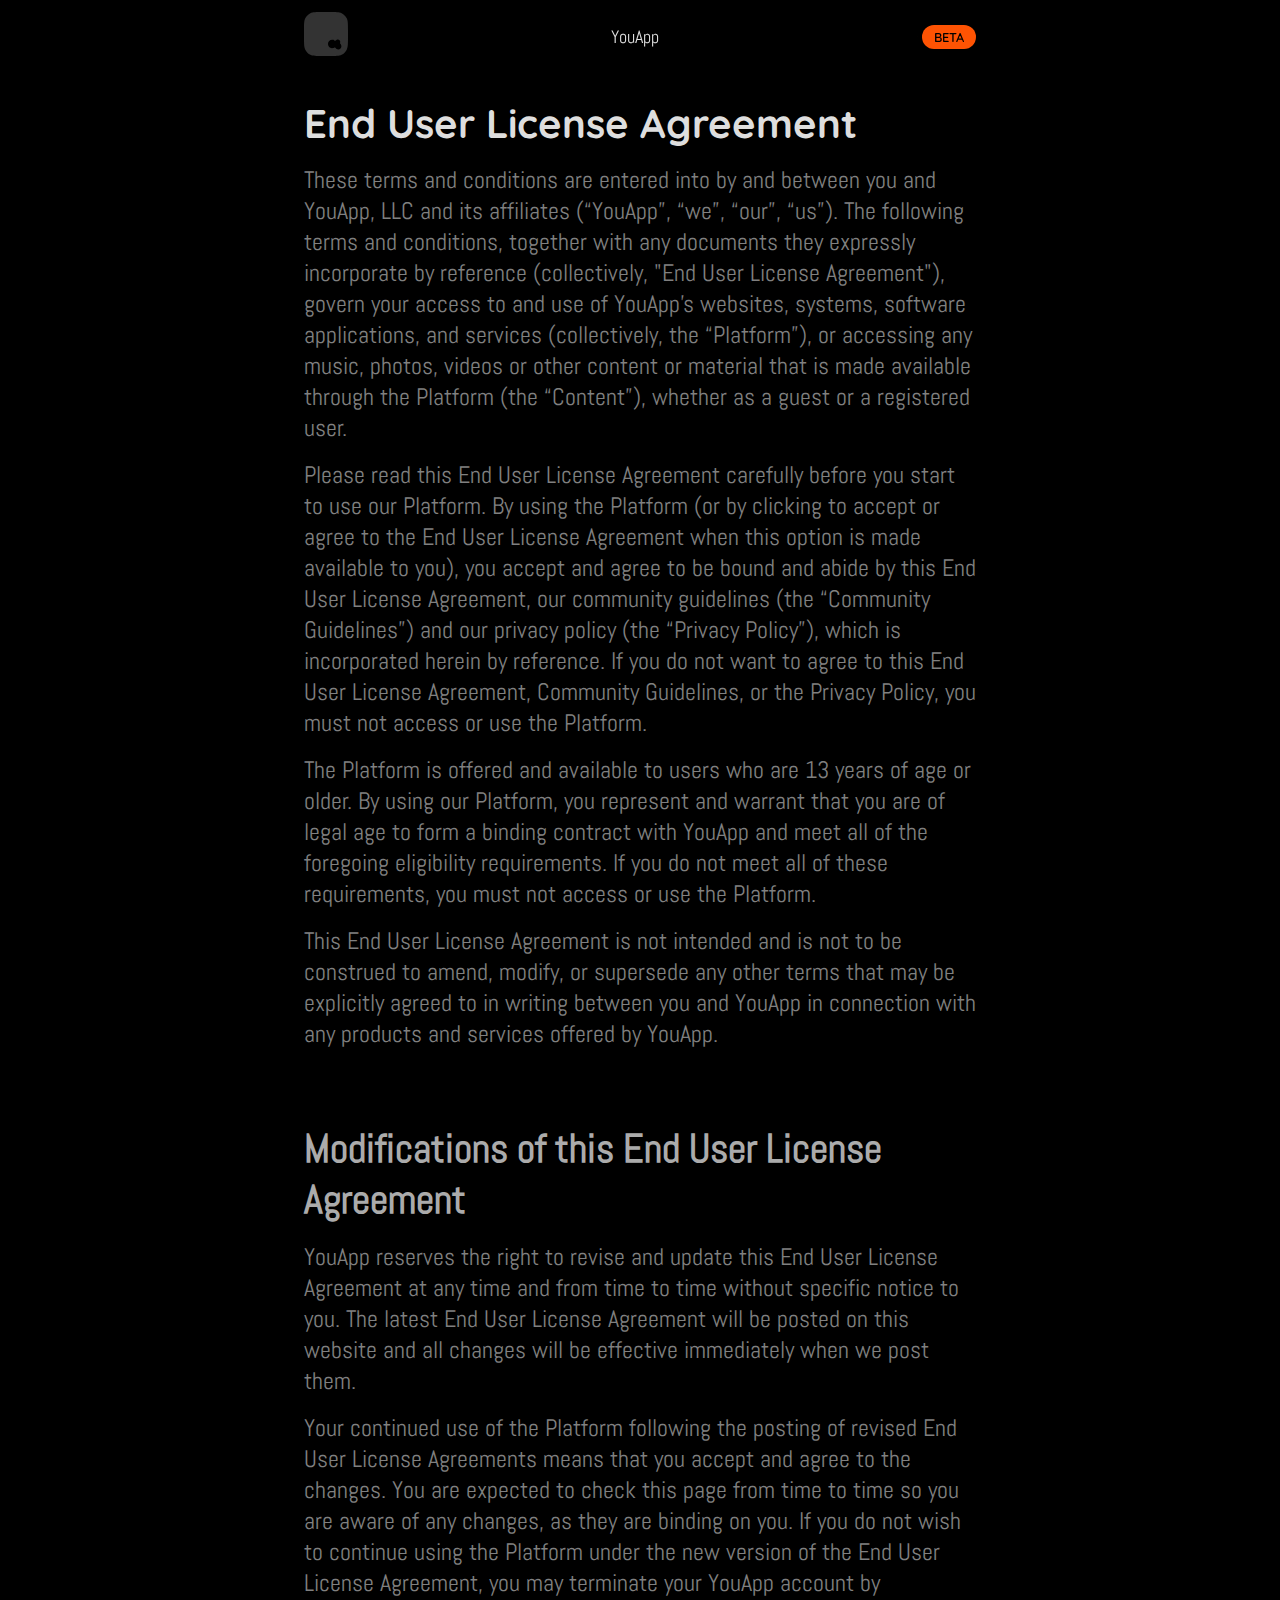
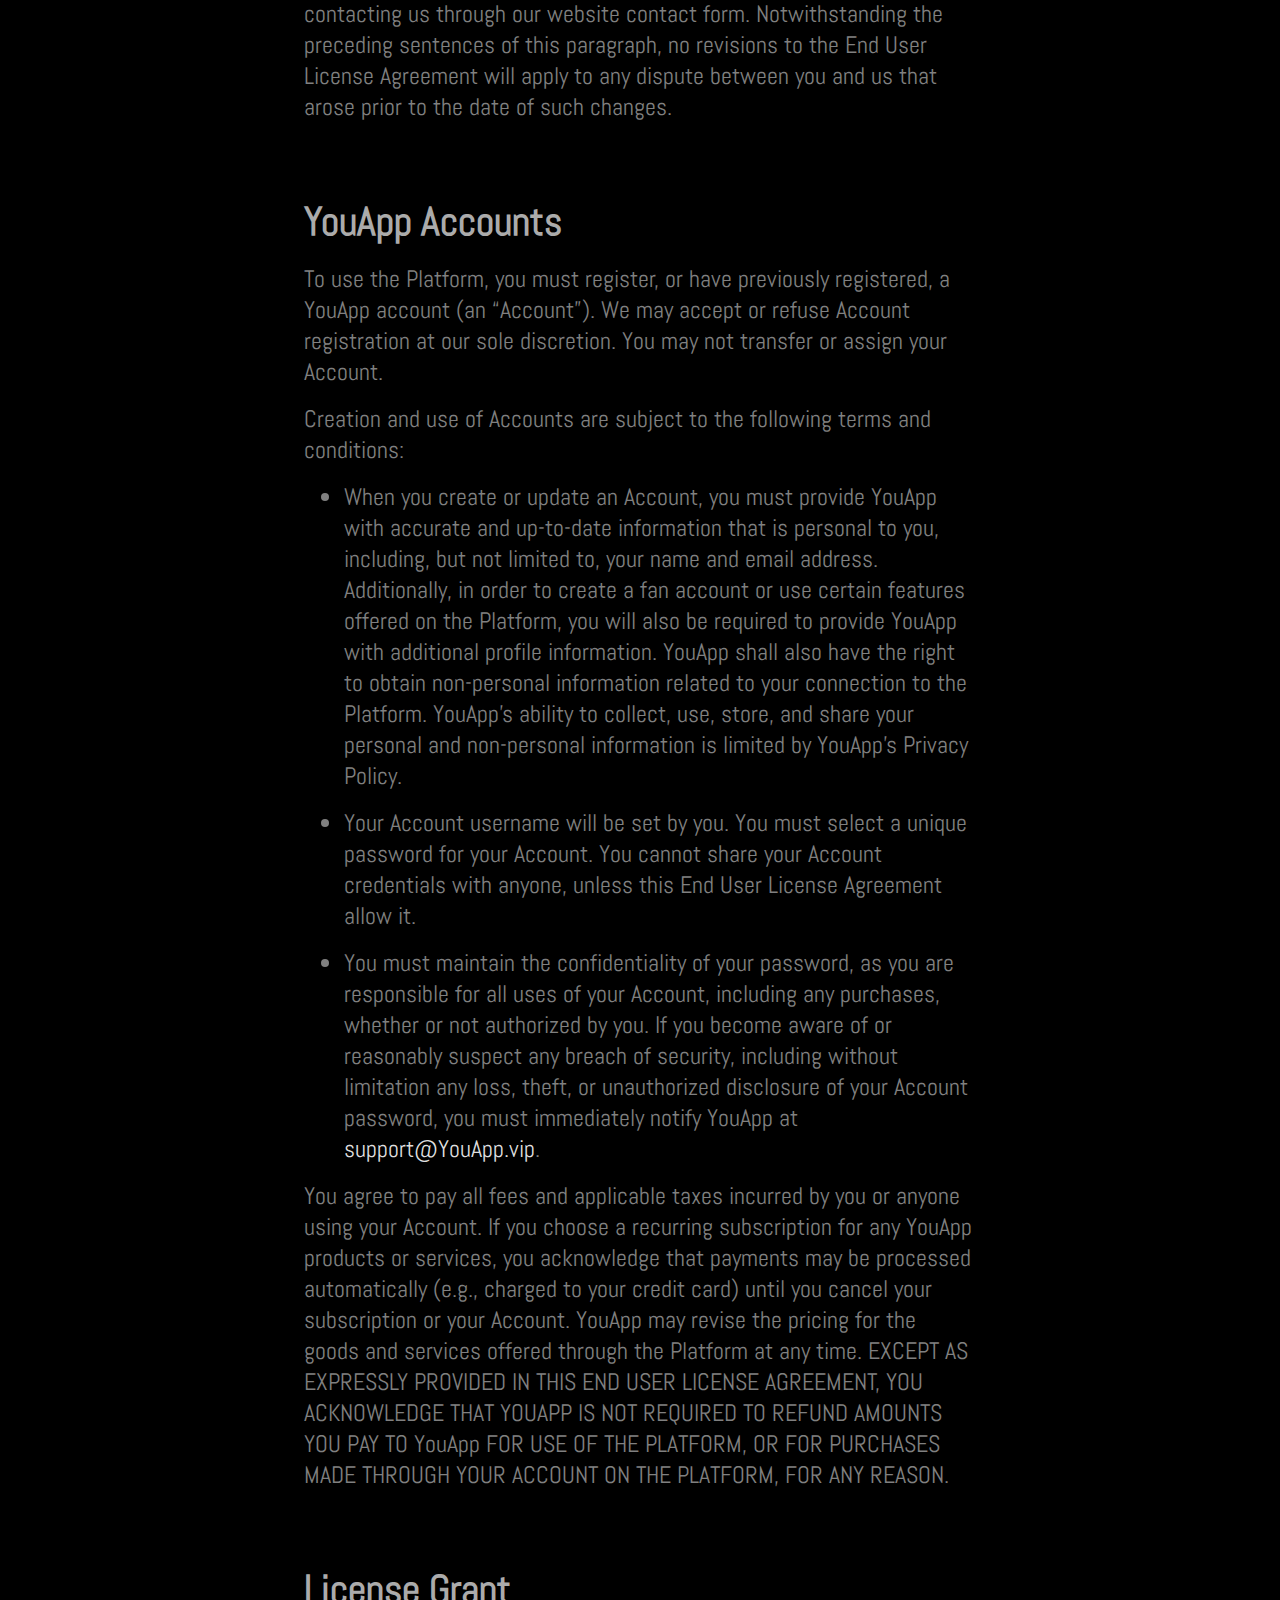
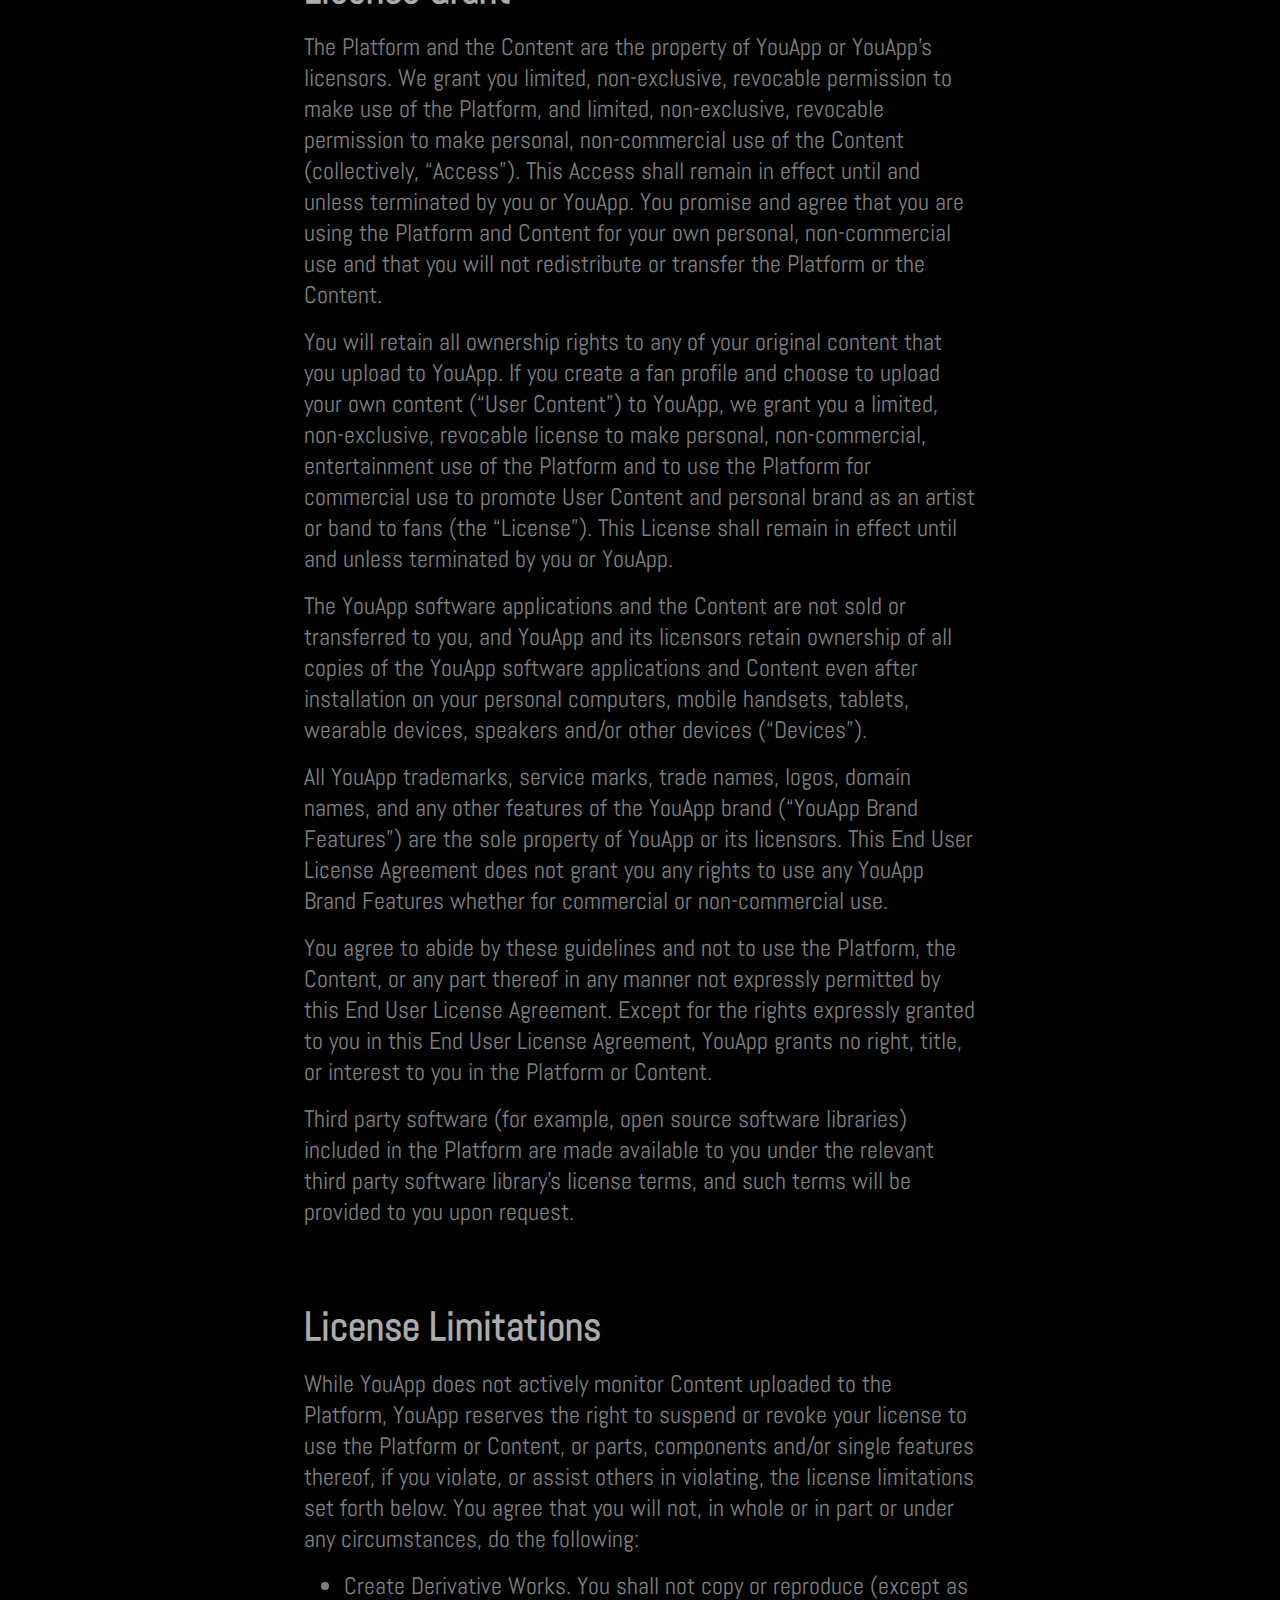
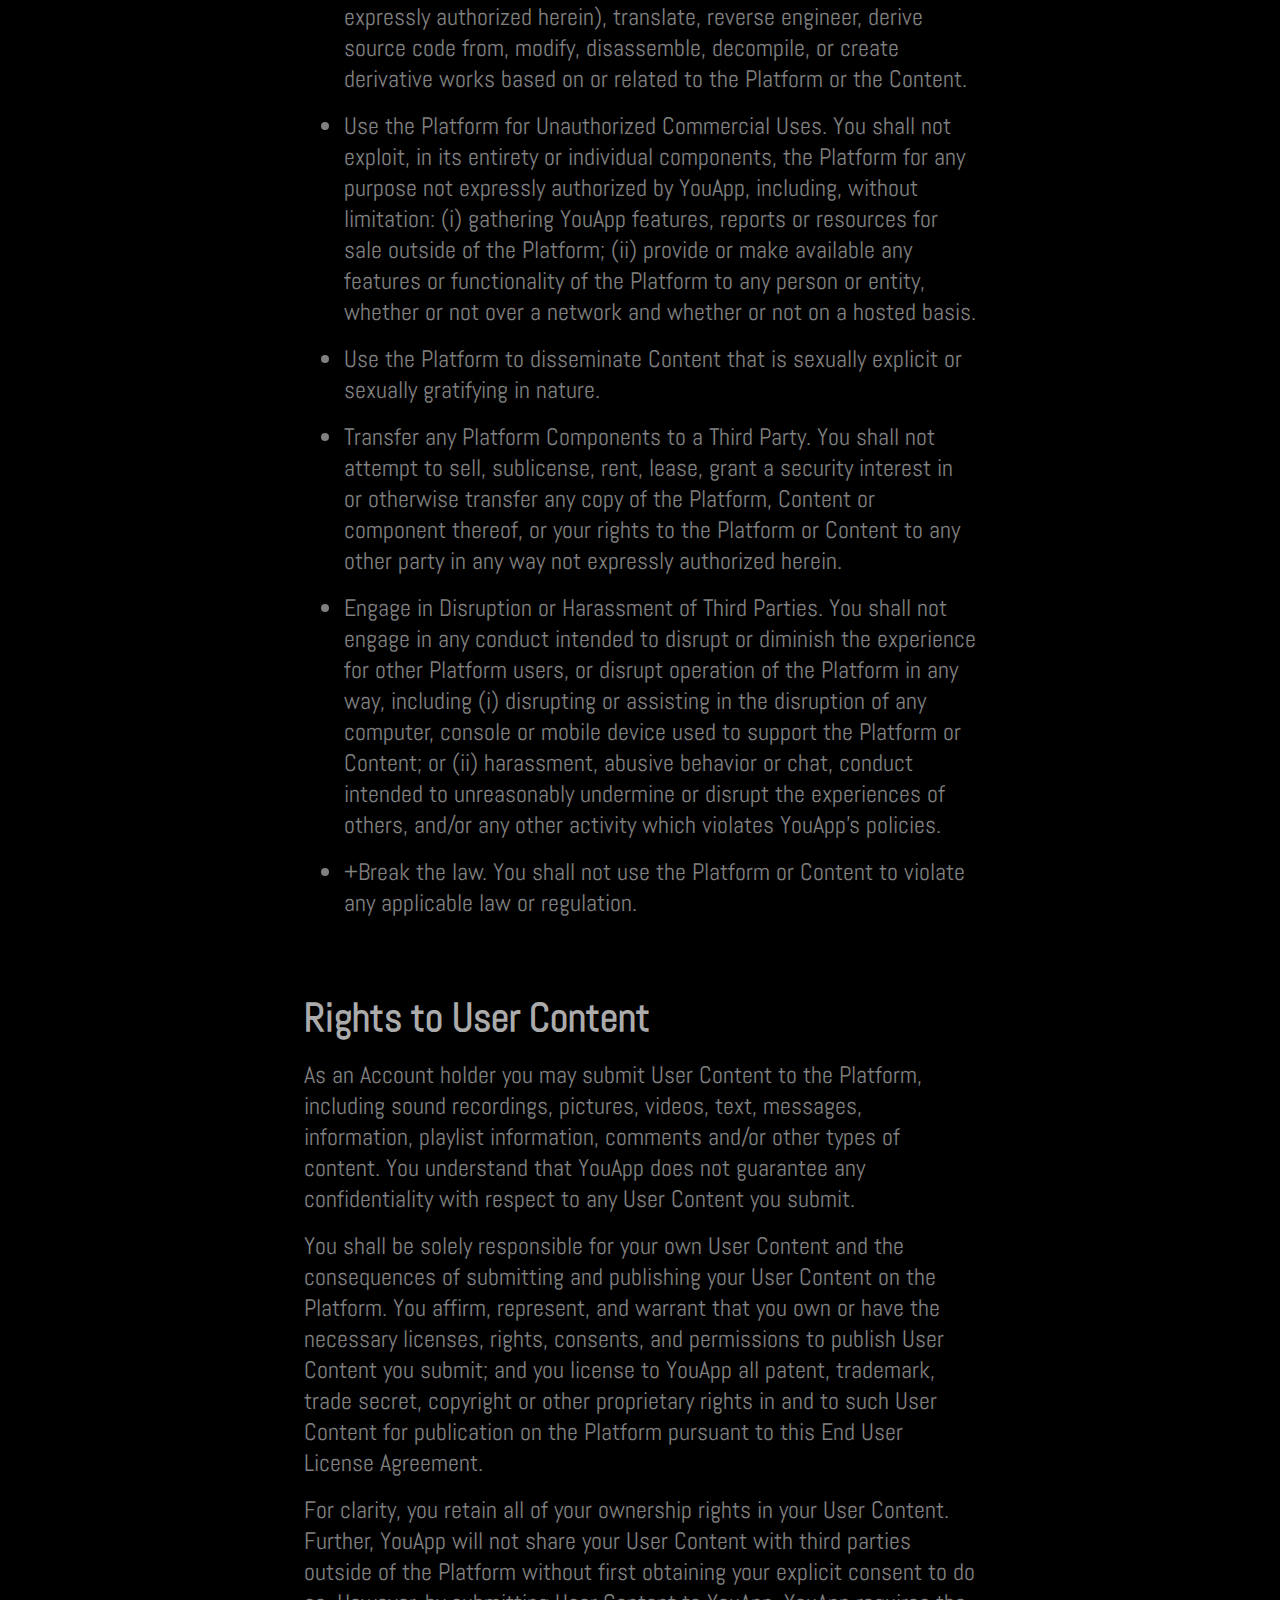
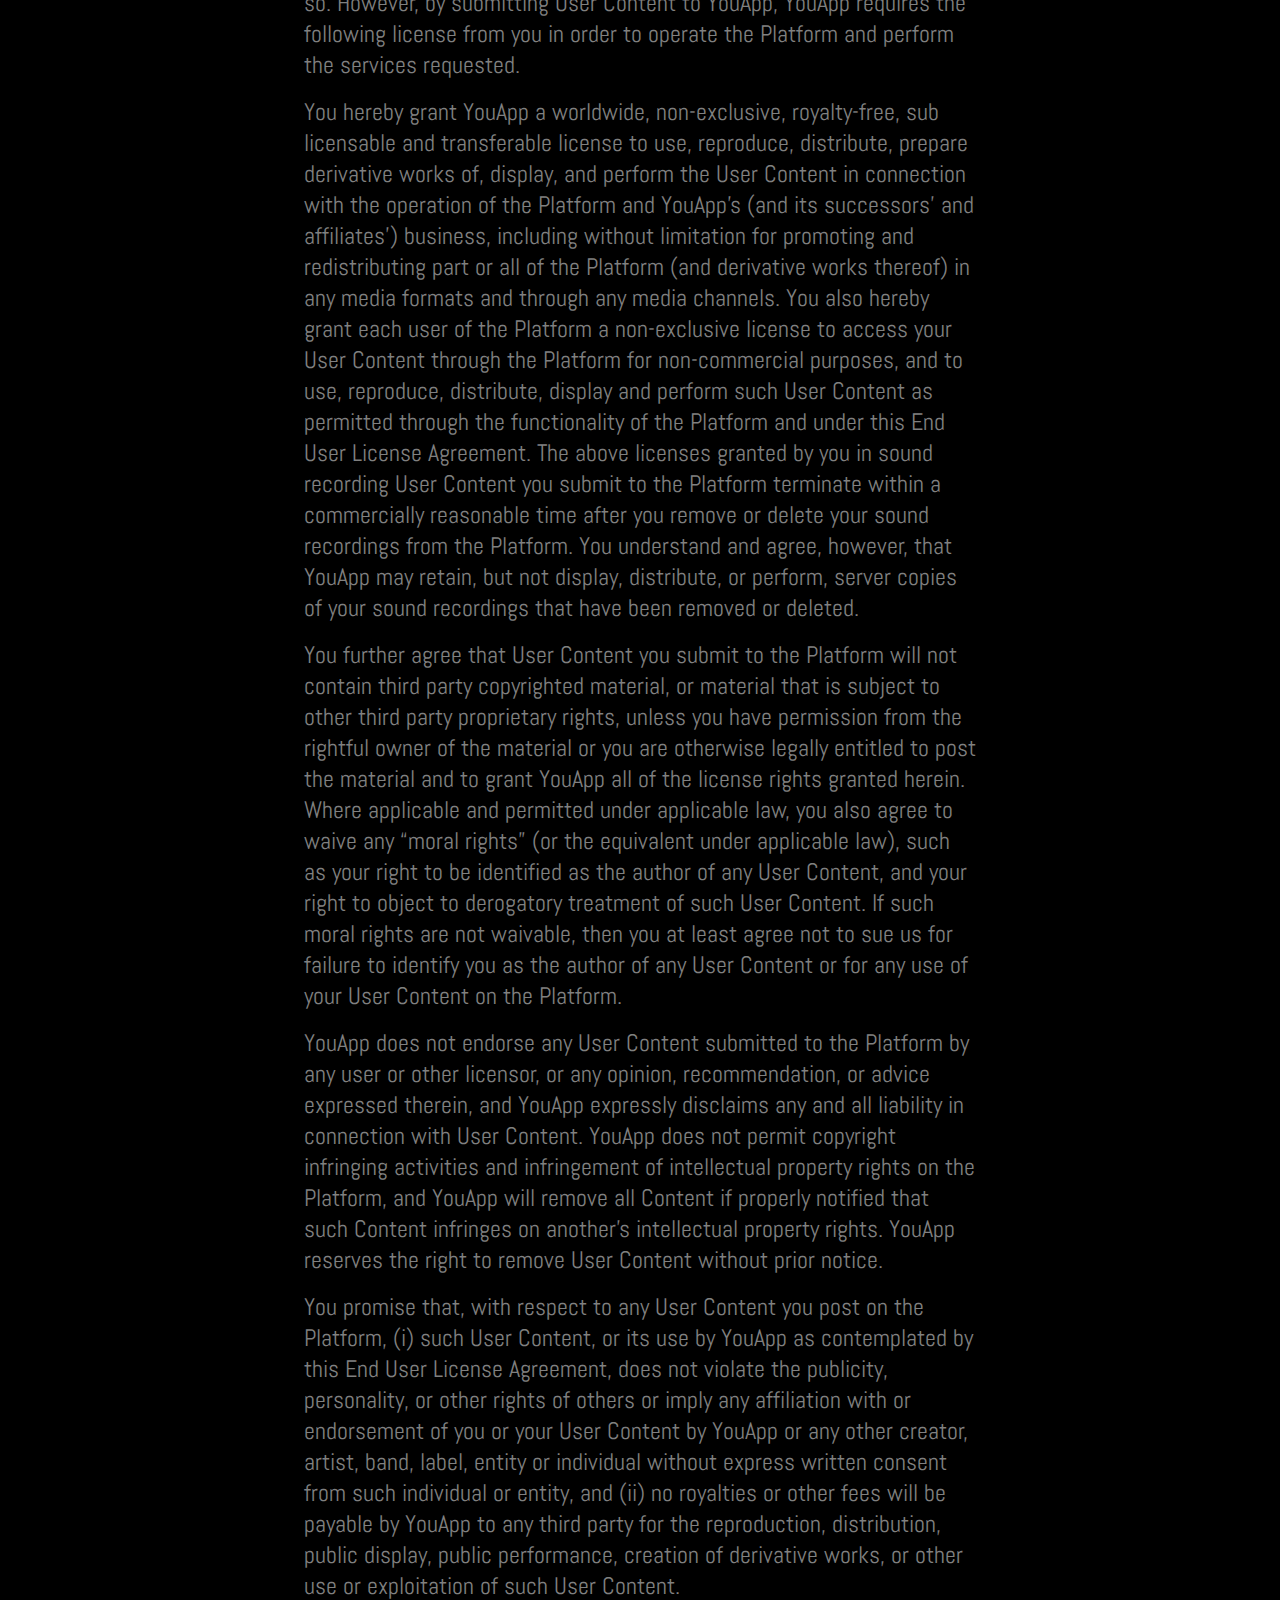
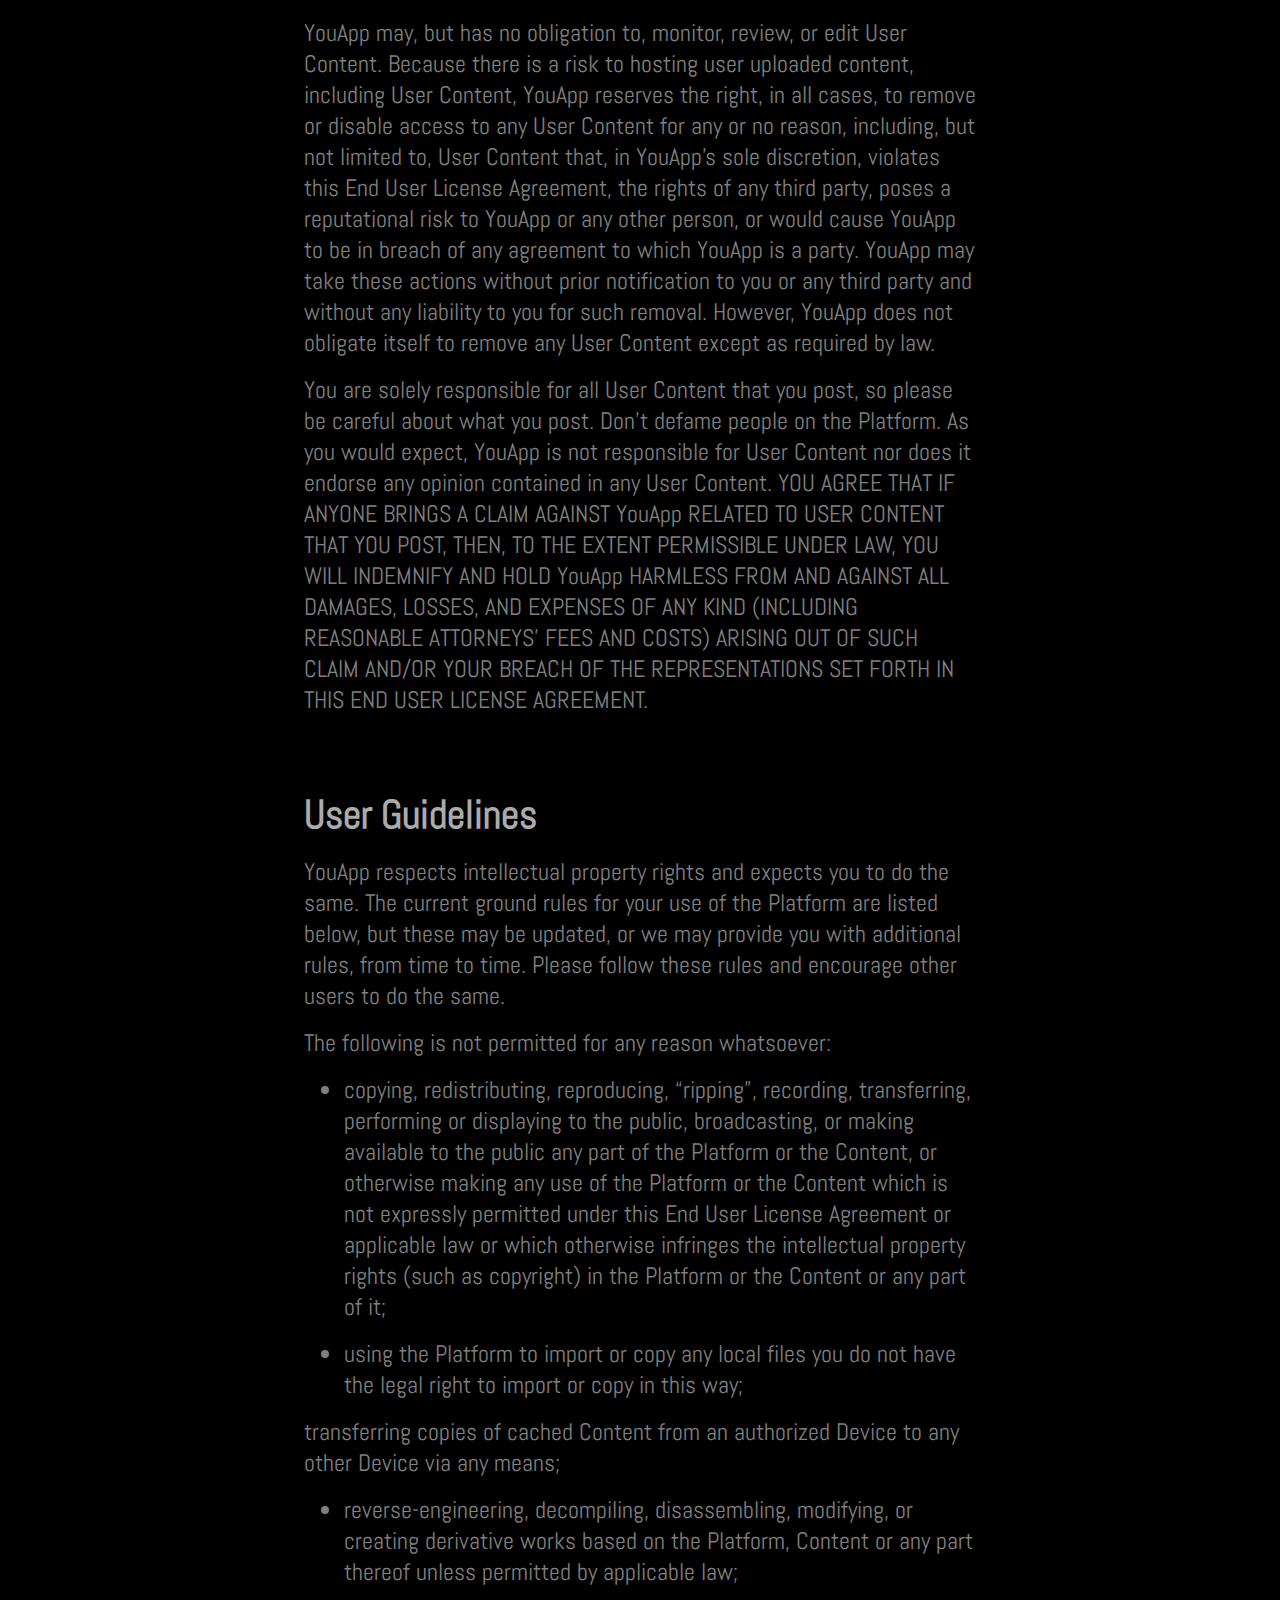
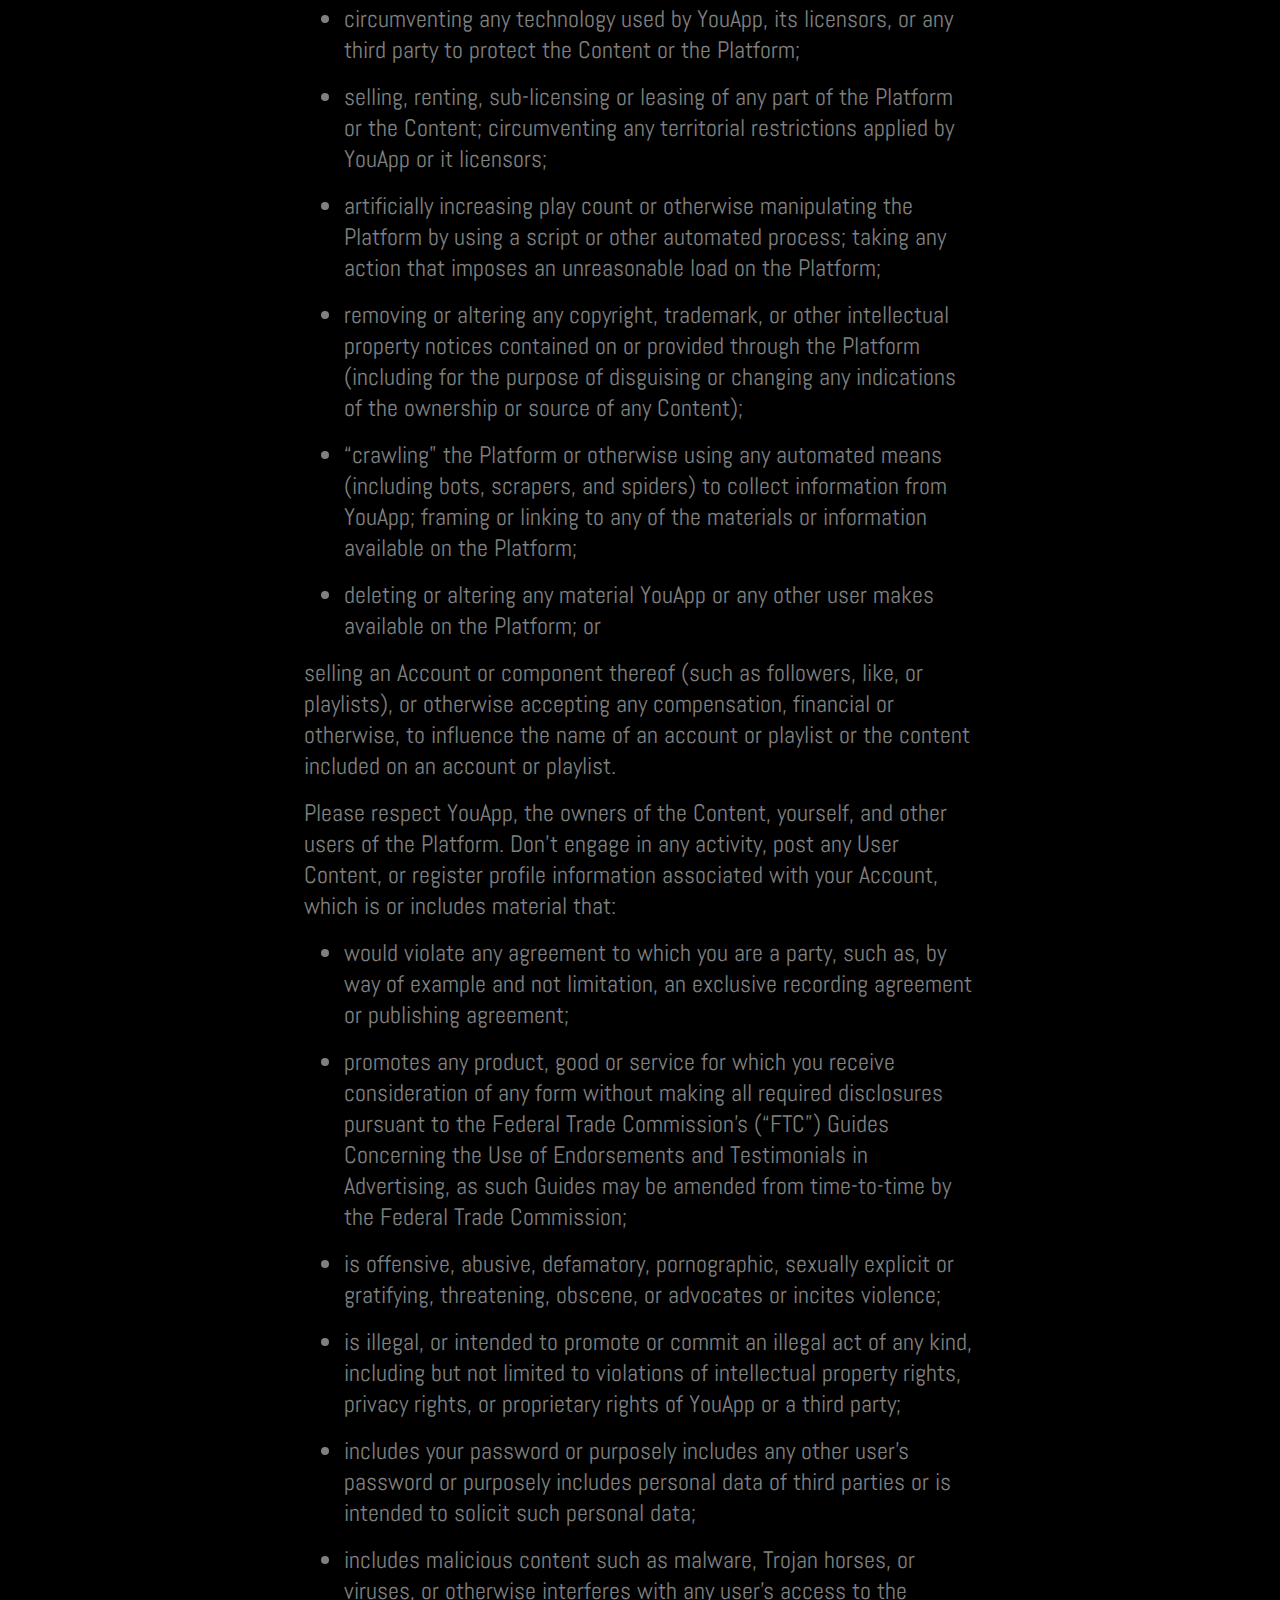
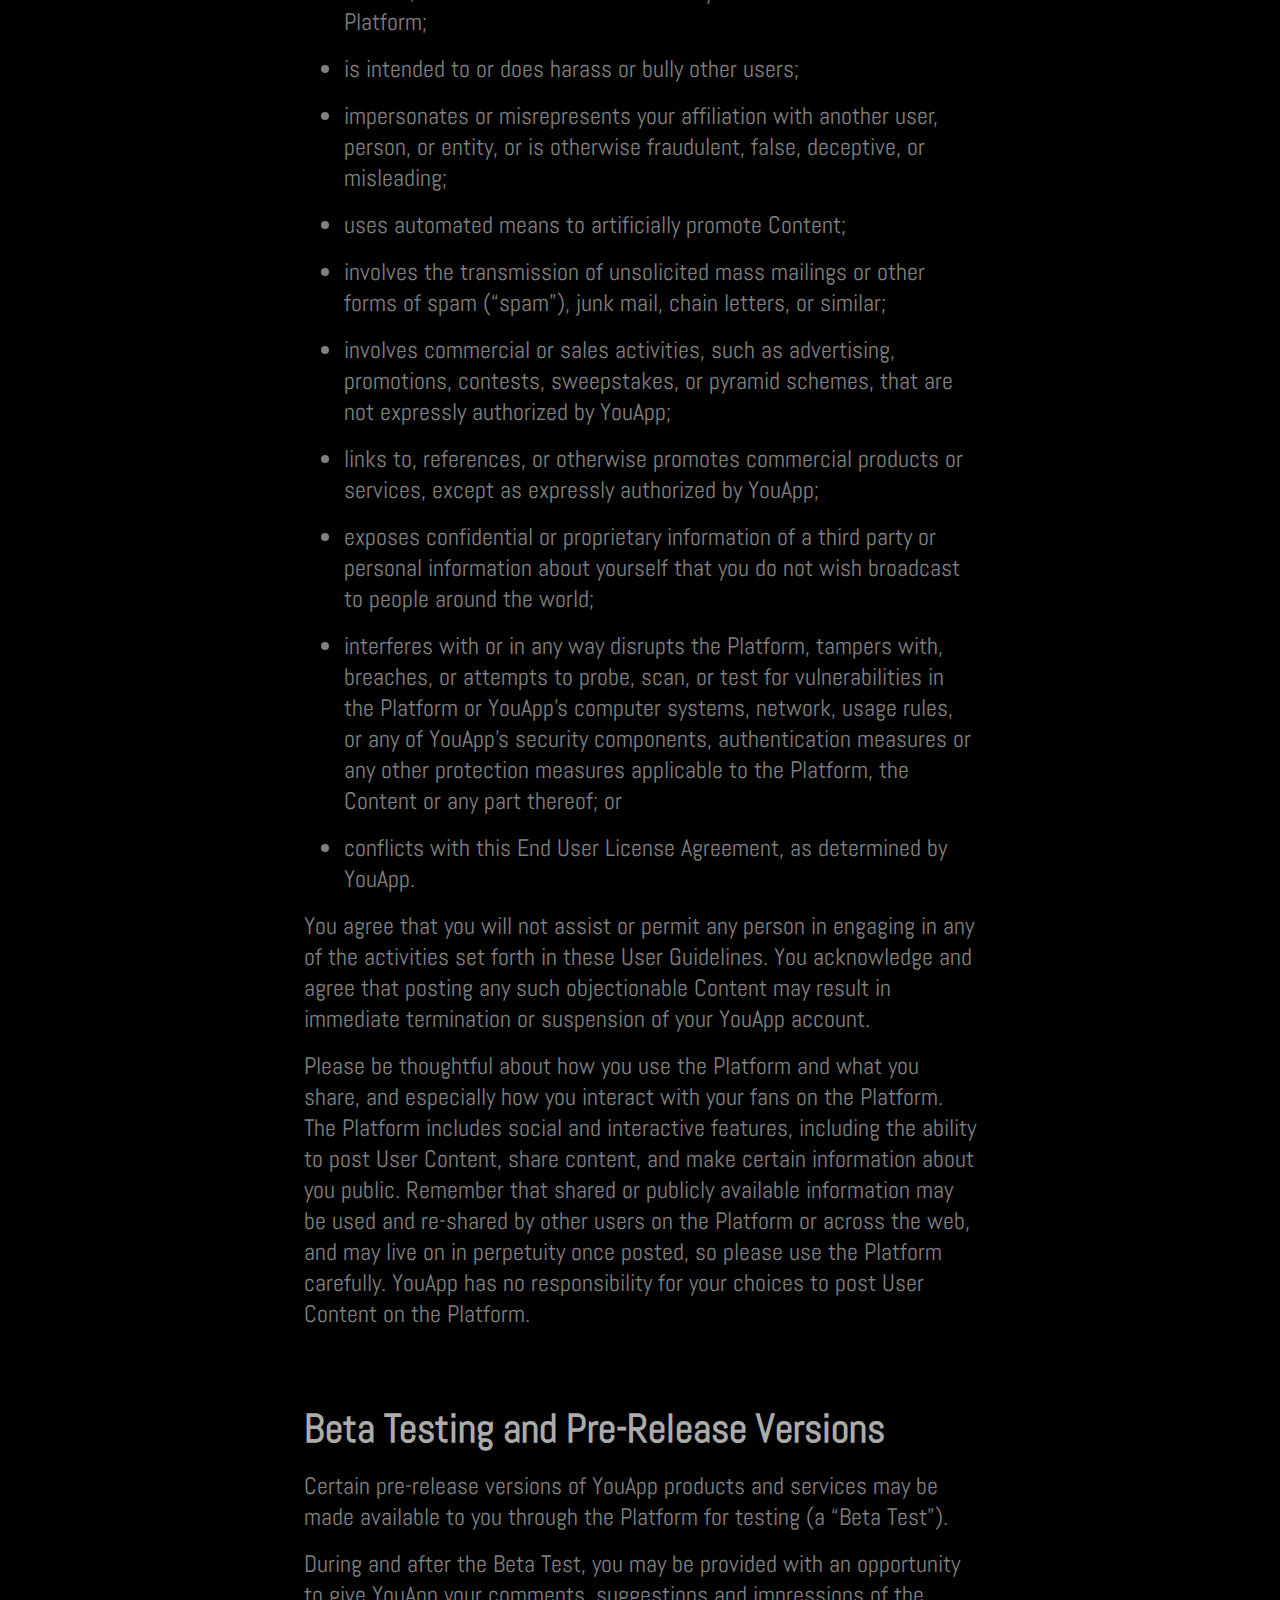
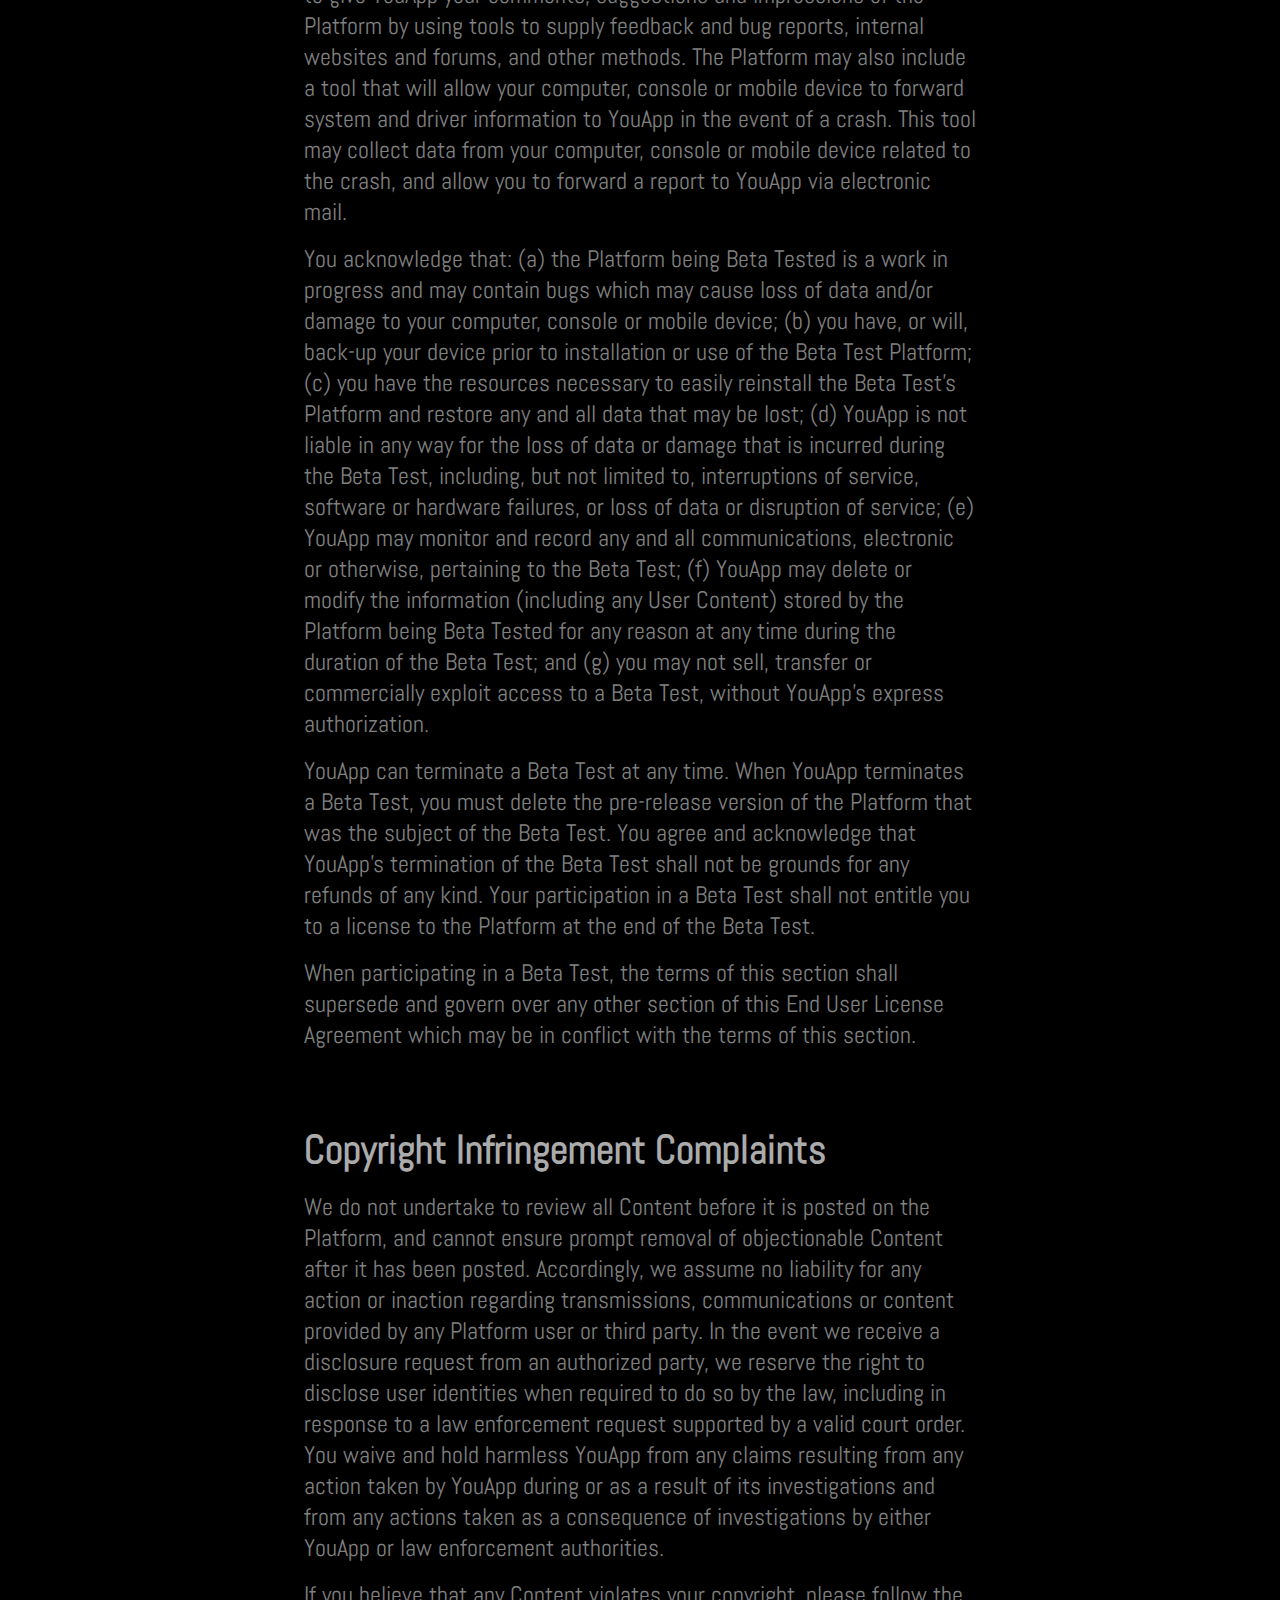
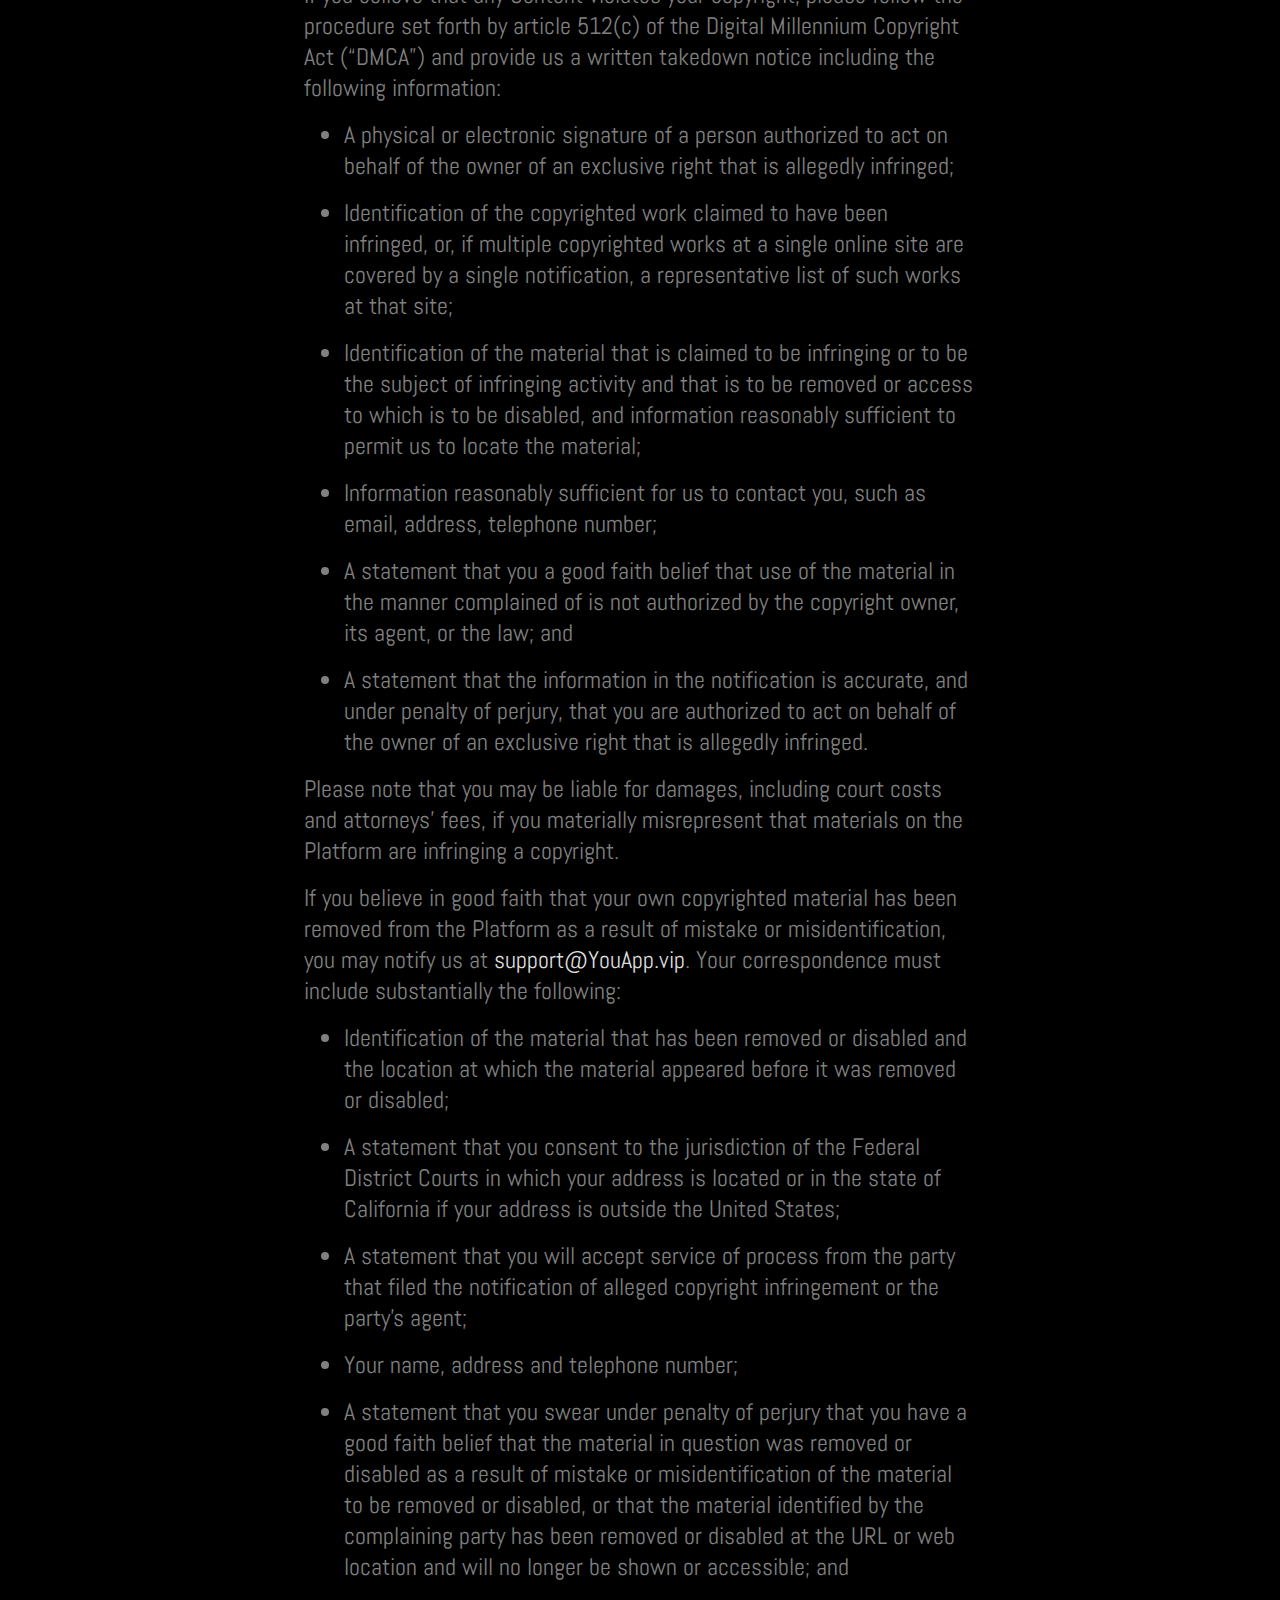
<file: end-user-license-agreement/index.html>
<!DOCTYPE html>
<html lang="en">

<script>
  window.onscroll = () => {
    if (window.pageYOffset > 50) {
      document
        .getElementById("top-header")
        .classList.add("top-header--white-background");
    } else {
      document
        .getElementById("top-header")
        .classList.remove("top-header--white-background");
    }
  };
</script>

<head>
  <!-- Google Analytics (old) -->
  <script async src="https://www.googletagmanager.com/gtag/js?id=UA-195797052-1"></script>
  <script>
    window.dataLayer = window.dataLayer || [];
    function gtag() {
      dataLayer.push(arguments);
    }
    gtag('js', new Date());

    gtag('config', 'UA-195797052-1');
  </script>
  <script src="//ajax.googleapis.com/ajax/libs/jquery/2.0.0/jquery.min.js"></script>

  <!-- Google Analytics (new) -->
  <script async src="https://www.googletagmanager.com/gtag/js?id=G-9K0BRE8GE6"></script>
  <script>
    window.dataLayer = window.dataLayer || [];
    function gtag(){dataLayer.push(arguments);}
    gtag('js', new Date());

    gtag('config', 'G-9K0BRE8GE6');
  </script>

  <meta charset="UTF-8" />
  <meta name="viewport" content="width=device-width, initial-scale=1.0" />
  <meta property="og:title" content="YouApp &dash; white label apps for independent artists" />
  <meta property="og:image" content="https://youapp.vip/images/hero.jpg" />

  <link rel="shortcut icon" href="favicon.ico" type="image/x-icon" />
  <link rel="stylesheet" href="https://fonts.googleapis.com/icon?family=Material+Icons" />
  <link rel="stylesheet" href="style.css" />

  <title>YouApp: EULA</title>
</head>

<body>

  <!-- TOP HEADER -->
  <div class="top-header" id="top-header">
    <div class="container">
      <header>
        <div class="logo_container">
          <a href="../">
            <img src="../images/youapp_logo.svg" alt="" class="logo">
          </a>
        </div>

        <h1 class="youapp">
          <a href="../">
            YouApp
          </a>
        </h1>

        <div class="beta_button_container">
          <button class="beta">
            beta
          </button>
        </div>
      </header>
    </div>
  </div>

  <section class="privacy">
    <div class="container">
      <h1>End User License Agreement</h1>

      <p>
        These terms and conditions are entered into by and between you and YouApp, LLC and its affiliates (“YouApp”,
        “we”,
        “our”, “us”). The following terms and conditions, together with any documents they expressly incorporate by
        reference (collectively, "End User License Agreement"), govern your access to and use of YouApp’s websites,
        systems, software applications, and services (collectively, the “Platform”), or accessing any music, photos,
        videos or other content or material that is made available through the Platform (the “Content”), whether as a
        guest or a registered user.
      </p>
      <p>
        Please read this End User License Agreement carefully before you start to use our Platform. By using the
        Platform
        (or by clicking to accept or agree to the End User License Agreement when this option is made available to you),
        you accept and agree to be bound and abide by this End User License Agreement, our community guidelines (the
        “Community Guidelines”) and our privacy policy (the “Privacy Policy”), which is incorporated herein by
        reference.
        If you do not want to agree to this End User License Agreement, Community Guidelines, or the Privacy Policy, you
        must not access or use the Platform.
      </p>

      <p>
        The Platform is offered and available to users who are 13 years of age or older. By using our Platform, you
        represent and warrant that you are of legal age to form a binding contract with YouApp and meet all of the
        foregoing eligibility requirements. If you do not meet all of these requirements, you must not access or use the
        Platform.
      </p>

      <p>
        This End User License Agreement is not intended and is not to be construed to amend, modify, or supersede any
        other terms that may be explicitly agreed to in writing between you and YouApp in connection with any products
        and
        services offered by YouApp.
      </p>

      <h2>
        Modifications of this End User License Agreement
      </h2>
      <p>
        YouApp reserves the right to revise and update this End User License Agreement at any time and from time to time
        without specific notice to you. The latest End User License Agreement will be posted on this website and all
        changes will be effective immediately when we post them.
      </p>
      <p>
        Your continued use of the Platform following the posting of revised End User License Agreements means that you
        accept and agree to the changes. You are expected to check this page from time to time so you are aware of any
        changes, as they are binding on you. If you do not wish to continue using the Platform under the new version of
        the End User License Agreement, you may terminate your YouApp account by contacting us through our website
        contact
        form. Notwithstanding the preceding sentences of this paragraph, no revisions to the End User License Agreement
        will apply to any dispute between you and us that arose prior to the date of such changes.
      </p>

      <h2>
        YouApp Accounts
      </h2>

      <p>
        To use the Platform, you must register, or have previously registered, a YouApp account (an “Account”). We may
        accept or refuse Account registration at our sole discretion. You may not transfer or assign your Account.
      </p>

      <p>
        Creation and use of Accounts are subject to the following terms and conditions:
      </p>

      <ul>
        <li>
          When you create or update an Account, you must provide YouApp with accurate and up-to-date information that
          is
          personal to you, including, but not limited to, your name and email address. Additionally, in order to create
          a
          fan account or use certain features offered on the Platform, you will also be required to provide YouApp with
          additional profile information. YouApp shall also have the right to obtain non-personal information related to
          your connection to the Platform. YouApp’s ability to collect, use, store, and share your personal and
          non-personal
          information is limited by YouApp’s Privacy Policy.
        </li>

        <li>
          Your Account username will be set by you. You must select a unique password for your Account. You cannot
          share
          your Account credentials with anyone, unless this End User License Agreement allow it.
        </li>

        <li>
          You must maintain the confidentiality of your password, as you are responsible for all uses of your Account,
          including any purchases, whether or not authorized by you. If you become aware of or reasonably suspect any
          breach
          of security, including without limitation any loss, theft, or unauthorized disclosure of your Account
          password,
          you must immediately notify YouApp at <a href="mailto:support@youapp.vip">support@YouApp.vip</a>.
        </li>
      </ul>

      <p>
        You agree to pay all fees and applicable taxes incurred by you or anyone using your Account. If you choose a
        recurring subscription for any YouApp products or services, you acknowledge that payments may be processed
        automatically (e.g., charged to your credit card) until you cancel your subscription or your Account. YouApp may
        revise the pricing for the goods and services offered through the Platform at any time. EXCEPT AS EXPRESSLY
        PROVIDED IN THIS END USER LICENSE AGREEMENT, YOU ACKNOWLEDGE THAT YOUAPP IS NOT REQUIRED TO REFUND AMOUNTS YOU
        PAY
        TO YouApp FOR USE OF THE PLATFORM, OR FOR PURCHASES MADE THROUGH YOUR ACCOUNT ON THE PLATFORM, FOR ANY REASON.
      </p>

      <h2>
        License Grant
      </h2>

      <p>
        The Platform and the Content are the property of YouApp or YouApp’s licensors. We grant you limited,
        non-exclusive, revocable permission to make use of the Platform, and limited, non-exclusive, revocable
        permission
        to make personal, non-commercial use of the Content (collectively, “Access”). This Access shall remain in effect
        until and unless terminated by you or YouApp. You promise and agree that you are using the Platform and Content
        for your own personal, non-commercial use and that you will not redistribute or transfer the Platform or the
        Content.
      </p>

      <p>
        You will retain all ownership rights to any of your original content that you upload to YouApp. If you create a
        fan profile and choose to upload your own content (“User Content”) to YouApp, we grant you a limited,
        non-exclusive, revocable license to make personal, non-commercial, entertainment use of the Platform and to use
        the Platform for commercial use to promote User Content and personal brand as an artist or band to fans (the
        “License”). This License shall remain in effect until and unless terminated by you or YouApp.
      </p>

      <p>
        The YouApp software applications and the Content are not sold or transferred to you, and YouApp and its
        licensors
        retain ownership of all copies of the YouApp software applications and Content even after installation on your
        personal computers, mobile handsets, tablets, wearable devices, speakers and/or other devices (“Devices”).
      </p>

      <p>
        All YouApp trademarks, service marks, trade names, logos, domain names, and any other features of the YouApp
        brand
        (“YouApp Brand Features”) are the sole property of YouApp or its licensors. This End User License Agreement does
        not grant you any rights to use any YouApp Brand Features whether for commercial or non-commercial use.
      </p>

      <p>
        You agree to abide by these guidelines and not to use the Platform, the Content, or any part thereof in any
        manner
        not expressly permitted by this End User License Agreement. Except for the rights expressly granted to you in
        this
        End User License Agreement, YouApp grants no right, title, or interest to you in the Platform or Content.
      </p>

      <p>
        Third party software (for example, open source software libraries) included in the Platform are made available
        to
        you under the relevant third party software library’s license terms, and such terms will be provided to you upon
        request.
      </p>

      <h2>
        License Limitations
      </h2>

      <p>
        While YouApp does not actively monitor Content uploaded to the Platform, YouApp reserves the right to suspend or
        revoke your license to use the Platform or Content, or parts, components and/or single features thereof, if you
        violate, or assist others in violating, the license limitations set forth below. You agree that you will not, in
        whole or in part or under any circumstances, do the following:
      </p>

      <ul>
        <li>
          Create Derivative Works. You shall not copy or reproduce (except as expressly authorized herein), translate,
          reverse engineer, derive source code from, modify, disassemble, decompile, or create derivative works based on
          or
          related to the Platform or the Content.
        </li>

        <li>
          Use the Platform for Unauthorized Commercial Uses. You shall not exploit, in its entirety or individual
          components, the Platform for any purpose not expressly authorized by YouApp, including, without limitation:
          (i)
          gathering YouApp features, reports or resources for sale outside of the Platform; (ii) provide or make
          available
          any features or functionality of the Platform to any person or entity, whether or not over a network and
          whether
          or not on a hosted basis.
        </li>

        <li>
          Use the Platform to disseminate Content that is sexually explicit or sexually gratifying in nature.
        </li>

        <li>
          Transfer any Platform Components to a Third Party. You shall not attempt to sell, sublicense, rent, lease,
          grant
          a security interest in or otherwise transfer any copy of the Platform, Content or component thereof, or your
          rights to the Platform or Content to any other party in any way not expressly authorized herein.
        </li>

        <li>
          Engage in Disruption or Harassment of Third Parties. You shall not engage in any conduct intended to disrupt
          or
          diminish the experience for other Platform users, or disrupt operation of the Platform in any way, including
          (i)
          disrupting or assisting in the disruption of any computer, console or mobile device used to support the
          Platform
          or Content; or (ii) harassment, abusive behavior or chat, conduct intended to unreasonably undermine or
          disrupt
          the experiences of others, and/or any other activity which violates YouApp’s policies.
        </li>

        <li>
          +Break the law. You shall not use the Platform or Content to violate any applicable law or regulation.
        </li>
      </ul>

      <h2>
        Rights to User Content
      </h2>

      <p>
        As an Account holder you may submit User Content to the Platform, including sound recordings, pictures, videos,
        text, messages, information, playlist information, comments and/or other types of content. You understand that
        YouApp does not guarantee any confidentiality with respect to any User Content you submit.
      </p>

      <p>
        You shall be solely responsible for your own User Content and the consequences of submitting and publishing your
        User Content on the Platform. You affirm, represent, and warrant that you own or have the necessary licenses,
        rights, consents, and permissions to publish User Content you submit; and you license to YouApp all patent,
        trademark, trade secret, copyright or other proprietary rights in and to such User Content for publication on
        the
        Platform pursuant to this End User License Agreement.
      </p>

      <p>
        For clarity, you retain all of your ownership rights in your User Content. Further, YouApp will not share your
        User Content with third parties outside of the Platform without first obtaining your explicit consent to do so.
        However, by submitting User Content to YouApp, YouApp requires the following license from you in order to
        operate
        the Platform and perform the services requested.
      </p>

      <p>
        You hereby grant YouApp a worldwide, non-exclusive, royalty-free, sub licensable and transferable license to
        use,
        reproduce, distribute, prepare derivative works of, display, and perform the User Content in connection with the
        operation of the Platform and YouApp's (and its successors' and affiliates') business, including without
        limitation for promoting and redistributing part or all of the Platform (and derivative works thereof) in any
        media formats and through any media channels. You also hereby grant each user of the Platform a non-exclusive
        license to access your User Content through the Platform for non-commercial purposes, and to use, reproduce,
        distribute, display and perform such User Content as permitted through the functionality of the Platform and
        under
        this End User License Agreement. The above licenses granted by you in sound recording User Content you submit to
        the Platform terminate within a commercially reasonable time after you remove or delete your sound recordings
        from
        the Platform. You understand and agree, however, that YouApp may retain, but not display, distribute, or
        perform,
        server copies of your sound recordings that have been removed or deleted.
      </p>

      <p>
        You further agree that User Content you submit to the Platform will not contain third party copyrighted
        material,
        or material that is subject to other third party proprietary rights, unless you have permission from the
        rightful
        owner of the material or you are otherwise legally entitled to post the material and to grant YouApp all of the
        license rights granted herein. Where applicable and permitted under applicable law, you also agree to waive any
        “moral rights” (or the equivalent under applicable law), such as your right to be identified as the author of
        any
        User Content, and your right to object to derogatory treatment of such User Content. If such moral rights are
        not
        waivable, then you at least agree not to sue us for failure to identify you as the author of any User Content or
        for any use of your User Content on the Platform.
      </p>

      <p>
        YouApp does not endorse any User Content submitted to the Platform by any user or other licensor, or any
        opinion,
        recommendation, or advice expressed therein, and YouApp expressly disclaims any and all liability in connection
        with User Content. YouApp does not permit copyright infringing activities and infringement of intellectual
        property rights on the Platform, and YouApp will remove all Content if properly notified that such Content
        infringes on another's intellectual property rights. YouApp reserves the right to remove User Content without
        prior notice.
      </p>

      <p>
        You promise that, with respect to any User Content you post on the Platform, (i) such User Content, or its use
        by
        YouApp as contemplated by this End User License Agreement, does not violate the publicity, personality, or other
        rights of others or imply any affiliation with or endorsement of you or your User Content by YouApp or any other
        creator, artist, band, label, entity or individual without express written consent from such individual or
        entity,
        and (ii) no royalties or other fees will be payable by YouApp to any third party for the reproduction,
        distribution, public display, public performance, creation of derivative works, or other use or exploitation of
        such User Content.
      </p>

      <p>
        YouApp may, but has no obligation to, monitor, review, or edit User Content. Because there is a risk to hosting
        user uploaded content, including User Content, YouApp reserves the right, in all cases, to remove or disable
        access to any User Content for any or no reason, including, but not limited to, User Content that, in YouApp’s
        sole discretion, violates this End User License Agreement, the rights of any third party, poses a reputational
        risk to YouApp or any other person, or would cause YouApp to be in breach of any agreement to which YouApp is a
        party. YouApp may take these actions without prior notification to you or any third party and without any
        liability to you for such removal. However, YouApp does not obligate itself to remove any User Content except as
        required by law.
      </p>

      <p>
        You are solely responsible for all User Content that you post, so please be careful about what you post. Don’t
        defame people on the Platform. As you would expect, YouApp is not responsible for User Content nor does it
        endorse
        any opinion contained in any User Content. YOU AGREE THAT IF ANYONE BRINGS A CLAIM AGAINST YouApp RELATED TO
        USER
        CONTENT THAT YOU POST, THEN, TO THE EXTENT PERMISSIBLE UNDER LAW, YOU WILL INDEMNIFY AND HOLD YouApp HARMLESS
        FROM
        AND AGAINST ALL DAMAGES, LOSSES, AND EXPENSES OF ANY KIND (INCLUDING REASONABLE ATTORNEYS’ FEES AND COSTS)
        ARISING
        OUT OF SUCH CLAIM AND/OR YOUR BREACH OF THE REPRESENTATIONS SET FORTH IN THIS END USER LICENSE AGREEMENT.
      </p>

      <h2>
        User Guidelines
      </h2>

      <p>
        YouApp respects intellectual property rights and expects you to do the same. The current ground rules for your
        use
        of the Platform are listed below, but these may be updated, or we may provide you with additional rules, from
        time
        to time. Please follow these rules and encourage other users to do the same.
      </p>

      <p>
        The following is not permitted for any reason whatsoever:
      </p>

      <ul>
        <li>
          copying, redistributing, reproducing, “ripping”, recording, transferring, performing or displaying to the
          public, broadcasting, or making available to the public any part of the Platform or the Content, or otherwise
          making any use of the Platform or the Content which is not expressly permitted under this End User License
          Agreement or applicable law or which otherwise infringes the intellectual property rights (such as copyright)
          in
          the Platform or the Content or any part of it;
        </li>

        <li>
          using the Platform to import or copy any local files you do not have the legal right to import or copy in
          this
          way;
        </li>
      </ul>

      <p>
        transferring copies of cached Content from an authorized Device to any other Device via any means;
      </p>

      <ul>
        <li>
          reverse-engineering, decompiling, disassembling, modifying, or creating derivative works based on the
          Platform,
          Content or any part thereof unless permitted by applicable law;
        </li>

        <li>
          circumventing any technology used by YouApp, its licensors, or any third party to protect the Content or the
          Platform;
        </li>

        <li>
          selling, renting, sub-licensing or leasing of any part of the Platform or the Content;

          circumventing any territorial restrictions applied by YouApp or it licensors;
        </li>

        <li>
          artificially increasing play count or otherwise manipulating the Platform by using a script or other
          automated
          process;

          taking any action that imposes an unreasonable load on the Platform;
        </li>

        <li>
          removing or altering any copyright, trademark, or other intellectual property notices contained on or
          provided
          through the Platform (including for the purpose of disguising or changing any indications of the ownership or
          source of any Content);
        </li>

        <li>
          “crawling” the Platform or otherwise using any automated means (including bots, scrapers, and spiders) to
          collect information from YouApp;

          framing or linking to any of the materials or information available on the Platform;
        </li>

        <li>
          deleting or altering any material YouApp or any other user makes available on the Platform; or
        </li>
      </ul>

      <p>
        selling an Account or component thereof (such as followers, like, or playlists), or otherwise accepting any
        compensation, financial or otherwise, to influence the name of an account or playlist or the content included on
        an account or playlist.
      </p>

      <p>
        Please respect YouApp, the owners of the Content, yourself, and other users of the Platform. Don’t engage in any
        activity, post any User Content, or register profile information associated with your Account, which is or
        includes material that:
      </p>

      <ul>
        <li>
          would violate any agreement to which you are a party, such as, by way of example and not limitation, an
          exclusive recording agreement or publishing agreement;
        </li>

        <li>
          promotes any product, good or service for which you receive consideration of any form without making all
          required disclosures pursuant to the Federal Trade Commission’s (“FTC”) Guides Concerning the Use of
          Endorsements
          and Testimonials in Advertising, as such Guides may be amended from time-to-time by the Federal Trade
          Commission;
        </li>

        <li>
          is offensive, abusive, defamatory, pornographic, sexually explicit or gratifying, threatening, obscene, or
          advocates or incites violence;
        </li>

        <li>
          is illegal, or intended to promote or commit an illegal act of any kind, including but not limited to
          violations
          of intellectual property rights, privacy rights, or proprietary rights of YouApp or a third party;
        </li>

        <li>
          includes your password or purposely includes any other user’s password or purposely includes personal data
          of
          third parties or is intended to solicit such personal data;
        </li>

        <li>
          includes malicious content such as malware, Trojan horses, or viruses, or otherwise interferes with any
          user’s
          access to the Platform;
        </li>

        <li>
          is intended to or does harass or bully other users;
        </li>

        <li>
          impersonates or misrepresents your affiliation with another user, person, or entity, or is otherwise
          fraudulent,
          false, deceptive, or misleading;
        </li>

        <li>
          uses automated means to artificially promote Content;
        </li>

        <li>
          involves the transmission of unsolicited mass mailings or other forms of spam (“spam”), junk mail, chain
          letters, or similar;
        </li>

        <li>
          involves commercial or sales activities, such as advertising, promotions, contests, sweepstakes, or pyramid
          schemes, that are not expressly authorized by YouApp;
        </li>

        <li>
          links to, references, or otherwise promotes commercial products or services, except as expressly authorized
          by
          YouApp;
        </li>

        <li>
          exposes confidential or proprietary information of a third party or personal information about yourself that
          you
          do not wish broadcast to people around the world;
        </li>

        <li>
          interferes with or in any way disrupts the Platform, tampers with, breaches, or attempts to probe, scan, or
          test
          for vulnerabilities in the Platform or YouApp’s computer systems, network, usage rules, or any of YouApp’s
          security components, authentication measures or any other protection measures applicable to the Platform, the
          Content or any part thereof; or
        </li>

        <li>
          conflicts with this End User License Agreement, as determined by YouApp.
        </li>
      </ul>

      <p>
        You agree that you will not assist or permit any person in engaging in any of the activities set forth in these
        User Guidelines. You acknowledge and agree that posting any such objectionable Content may result in immediate
        termination or suspension of your YouApp account.
      </p>

      <p>
        Please be thoughtful about how you use the Platform and what you share, and especially how you interact with
        your
        fans on the Platform. The Platform includes social and interactive features, including the ability to post User
        Content, share content, and make certain information about you public. Remember that shared or publicly
        available
        information may be used and re-shared by other users on the Platform or across the web, and may live on in
        perpetuity once posted, so please use the Platform carefully. YouApp has no responsibility for your choices to
        post User Content on the Platform.
      </p>

      <h2>
        Beta Testing and Pre-Release Versions
      </h2>

      <p>
        Certain pre-release versions of YouApp products and services may be made available to you through the Platform
        for
        testing (a “Beta Test”).
      </p>

      <p>
        During and after the Beta Test, you may be provided with an opportunity to give YouApp your comments,
        suggestions
        and impressions of the Platform by using tools to supply feedback and bug reports, internal websites and forums,
        and other methods. The Platform may also include a tool that will allow your computer, console or mobile device
        to
        forward system and driver information to YouApp in the event of a crash. This tool may collect data from your
        computer, console or mobile device related to the crash, and allow you to forward a report to YouApp via
        electronic mail.
      </p>

      <p>
        You acknowledge that: (a) the Platform being Beta Tested is a work in progress and may contain bugs which may
        cause loss of data and/or damage to your computer, console or mobile device; (b) you have, or will, back-up your
        device prior to installation or use of the Beta Test Platform; (c) you have the resources necessary to easily
        reinstall the Beta Test’s Platform and restore any and all data that may be lost; (d) YouApp is not liable in
        any
        way for the loss of data or damage that is incurred during the Beta Test, including, but not limited to,
        interruptions of service, software or hardware failures, or loss of data or disruption of service; (e) YouApp
        may
        monitor and record any and all communications, electronic or otherwise, pertaining to the Beta Test; (f) YouApp
        may delete or modify the information (including any User Content) stored by the Platform being Beta Tested for
        any
        reason at any time during the duration of the Beta Test; and (g) you may not sell, transfer or commercially
        exploit access to a Beta Test, without YouApp’s express authorization.
      </p>

      <p>
        YouApp can terminate a Beta Test at any time. When YouApp terminates a Beta Test, you must delete the
        pre-release
        version of the Platform that was the subject of the Beta Test. You agree and acknowledge that YouApp’s
        termination
        of the Beta Test shall not be grounds for any refunds of any kind. Your participation in a Beta Test shall not
        entitle you to a license to the Platform at the end of the Beta Test.
      </p>

      <p>
        When participating in a Beta Test, the terms of this section shall supersede and govern over any other section
        of
        this End User License Agreement which may be in conflict with the terms of this section.
      </p>

      <h2>
        Copyright Infringement Complaints
      </h2>

      <p>
        We do not undertake to review all Content before it is posted on the Platform, and cannot ensure prompt removal
        of
        objectionable Content after it has been posted. Accordingly, we assume no liability for any action or inaction
        regarding transmissions, communications or content provided by any Platform user or third party. In the event we
        receive a disclosure request from an authorized party, we reserve the right to disclose user identities when
        required to do so by the law, including in response to a law enforcement request supported by a valid court
        order.
        You waive and hold harmless YouApp from any claims resulting from any action taken by YouApp during or as a
        result
        of its investigations and from any actions taken as a consequence of investigations by either YouApp or law
        enforcement authorities.
      </p>

      <p>
        If you believe that any Content violates your copyright, please follow the procedure set forth by article 512(c)
        of the Digital Millennium Copyright Act (“DMCA”) and provide us a written takedown notice including the
        following
        information:
      </p>

      <ul>
        <li>
          A physical or electronic signature of a person authorized to act on behalf of the owner of an exclusive
          right
          that is allegedly infringed;
        </li>
        <li>
          Identification of the copyrighted work claimed to have been infringed, or, if multiple copyrighted works at
          a
          single online site are covered by a single notification, a representative list of such works at that site;
        </li>
        <li>
          Identification of the material that is claimed to be infringing or to be the subject of infringing activity
          and
          that is to be removed or access to which is to be disabled, and information reasonably sufficient to permit us
          to
          locate the material;
        </li>
        <li>
          Information reasonably sufficient for us to contact you, such as email, address, telephone number;
        </li>
        <li>
          A statement that you a good faith belief that use of the material in the manner complained of is not
          authorized
          by the copyright owner, its agent, or the law; and
        </li>
        <li>
          A statement that the information in the notification is accurate, and under penalty of perjury, that you are
          authorized to act on behalf of the owner of an exclusive right that is allegedly infringed.
        </li>
      </ul>

      <p>
        Please note that you may be liable for damages, including court costs and attorneys' fees, if you materially
        misrepresent that materials on the Platform are infringing a copyright.
      </p>

      <p>
        If you believe in good faith that your own copyrighted material has been removed from the Platform as a result
        of
        mistake or misidentification, you may notify us at <a href="mailto:support@youapp.vip">support@YouApp.vip</a>.
        Your correspondence must include
        substantially the following:
      </p>

      <ul>
        <li>
          Identification of the material that has been removed or disabled and the location at which the material
          appeared
          before it was removed or disabled;
        </li>

        <li>
          A statement that you consent to the jurisdiction of the Federal District Courts in which your address is
          located
          or in the state of California if your address is outside the United States;
        </li>
        <li>
          A statement that you will accept service of process from the party that filed the notification of alleged
          copyright infringement or the party's agent;
        </li>
        <li>
          Your name, address and telephone number;
        </li>
        <li>
          A statement that you swear under penalty of perjury that you have a good faith belief that the material in
          question was removed or disabled as a result of mistake or misidentification of the material to be removed or
          disabled, or that the material identified by the complaining party has been removed or disabled at the URL or
          web
          location and will no longer be shown or accessible; and
        </li>

        <li>
          Your physical or electronic signature.
        </li>
      </ul>

      <p>
        You acknowledge that if you fail to comply with all of the above requirements, your DMCA counter notification
        will
        not be valid. Please note that if you materially misrepresent that the disabled or removed content was removed
        by
        mistake or misidentification, you may be liable for damages, including costs and attorneys' fees.
      </p>

      <h2>
        Warranty Disclaimer
      </h2>

      <p>
        TO THE MAXIMUM EXTENT PERMITTED BY APPLICABLE LAW, YouApp AND ITS LICENSORS MAKE, AND YOU RECEIVE, NO
        WARRANTIES,
        REPRESENTATIONS, OR CONDITIONS OF ANY KIND, EXPRESS OR IMPLIED (INCLUDING, WITHOUT LIMITATION, ANY IMPLIED
        WARRANTIES OF MERCHANTABILITY, FITNESS FOR A PARTICULAR PURPOSE, OR NON INFRINGEMENT, OR WARRANTIES OTHERWISE
        IMPLIED BY STATUTE OR FROM A COURSE OF DEALING OR USAGE OF TRADE) WITH RESPECT TO THE CONTENT, PLATFORM
        MATERIALS
        OR YouApp SERVICES. ANY STATEMENTS OR REPRESENTATIONS ABOUT THE CONTENT, PLATFORM OR YouApp MATERIALS OR
        SERVICES
        AND THEIR FEATURES OR FUNCTIONALITY OF THE PLATFORM OR ANY COMMUNICATION WITH YOU ARE FOR INFORMATION PURPOSES
        ONLY, AND DO NOT CONSTITUTE A WARRANTY, REPRESENTATION, OR CONDITION. WITHOUT LIMITING THE FOREGOING, YouApp
        DOES
        NOT WARRANT: (a) THAT THE OPERATION OR OUTPUT OF THE PLATFORM OR CONTENT WILL BE UNINTERRUPTED, ERROR-FREE,
        SECURE, ACCURATE, RELIABLE, OR COMPLETE; (b) THAT ERRORS WILL BE CORRECTED BY YouApp; OR (c) THAT YouApp WILL
        RESOLVE ANY PARTICULAR SUPPORT REQUEST OR THAT SUCH RESOLUTION WILL MEET YOUR REQUIREMENTS OR EXPECTATIONS.
        NOTHING IN THE FOREGOING RESTRICTS THE EFFECT OF WARRANTIES OR CONDITIONS WHICH MAY BE IMPLIED BY LAW WHICH
        CANNOT
        BE EXCLUDED, RESTRICTED OR MODIFIED NOTWITHSTANDING A CONTRACTUAL RESTRICTION TO THE CONTRARY. YOU MAY HAVE
        ADDITIONAL LEGAL RIGHTS UNDER LAW WHICH VARY FROM JURISDICTION TO JURISDICTION. YouApp DOES NOT SEEK TO LIMIT
        YOUR
        WARRANTY RIGHTS TO ANY EXTENT NOT PERMITTED BY LAW.
      </p>

      <h2>
        Limitations of Liability
      </h2>

      <p>
        IN NO EVENT WILL YouApp OR ITS SUPPLIERS HAVE ANY LIABILITY (DIRECTLY OR INDIRECTLY) FOR ANY INCIDENTAL,
        SPECIAL,
        INDIRECT, CONSEQUENTIAL OR PUNITIVE DAMAGES; FOR LOSS OF PROFITS, USE, REVENUE, OR DATA; OR FOR BUSINESS
        INTERRUPTION (REGARDLESS OF THE LEGAL THEORY FOR SEEKING SUCH DAMAGES OR OTHER LIABILITY). IN ADDITION, THE
        LIABILITY OF YOUAPP AND ITS LICENSORS ARISING OUT OF OR RELATING TO THE CONTENT, PLATFORM OR ANY YouApp SERVICES
        WILL NOT EXCEED FIVE HUNDRED DOLLARS ($500.00).
      </p>

      <p>
        THE LIMITATIONS OF LIABILITY IN THIS SECTION WILL APPLY TO THE MAXIMUM EXTENT PERMITTED BY APPLICABLE LAW TO ANY
        DAMAGES OR OTHER LIABILITY, HOWEVER CAUSED AND REGARDLESS OF THE THEORY OF LIABILITY, WHETHER DERIVED FROM
        CONTRACT, TORT (INCLUDING, WITHOUT LIMITATION, NEGLIGENCE) OR OTHERWISE, EVEN IF YOUAPP HAS BEEN ADVISED OF THE
        POSSIBILITY OF SUCH LIABILITY AND REGARDLESS OF WHETHER THE LIMITED REMEDIES AVAILABLE HEREUNDER FAIL OF THEIR
        ESSENTIAL PURPOSE.
      </p>

      <p>
        YOU SPECIFICALLY ACKNOWLEDGE THAT YOUAPP SHALL NOT BE LIABLE FOR CONTENT OR THE DEFAMATORY, OFFENSIVE, OR
        ILLEGAL
        CONDUCT OF ANY THIRD PARTY AND THAT THE RISK OF HARM OR DAMAGE FROM THE FOREGOING RESTS ENTIRELY WITH YOU.
      </p>

      <p>
        The Platform is controlled and offered by YouApp from its facilities in the United States of America. YouApp
        makes
        no representations that the Platform is appropriate or available for use in other locations. Those who access or
        use the Platform from other jurisdictions do so at their own volition and are responsible for compliance with
        local law.
      </p>

      <h2>
        Indemnity
      </h2>

      <p>
        You hereby agree to defend and indemnify YouApp, its parent, subsidiaries, and affiliates against and from any
        third-party claims, liabilities, losses, injuries, damages, costs or expenses (including but not limited to
        attorney's fees) incurred by YouApp arising out of or from your use of the Content, Platform, Account(s), or any
        specific services or features associated therewith, including but not limited to (i) your violation of this End
        User License Agreement (ii) your violation of any third party right, including without limitation any copyright,
        property, or privacy right; or (iv) any claim that your User Content caused damage to a third party. This
        defense
        and indemnification obligation will survive this End User License Agreement and your use of the Platform.
      </p>

      <h2>
        Term and Termination
      </h2>

      <p>
        This End User License Agreement is effective upon your creation of an Account, and shall remain in effect until
        it
        is terminated or superseded by a new agreement, or, if the foregoing event does not occur, as long as you
        continue
        using the Platform. Neither the Platform nor YouApp’s agreement to provide access to the Platform shall be
        considered a rental or lease of time on the capacity of YouApp’s servers or other technology.
      </p>

      <p>
        You are entitled to terminate this End User License Agreement and your Account at any time by notifying YouApp
        by
        email at <a href="mailto:support@youapp.vip">support@YouApp.vip</a>. YouApp reserves the right to terminate your
        Account at any time for any reason, or
        for no reason, with or without notice to you. In case of minor violations of this End User License Agreement,
        YouApp may provide you with a prior warning and/or suspend your use of the Account due to your non-compliance
        prior to terminating this End User License Agreement or modifying or deleting an Account.
      </p>

      <p>
        In the event of a termination for your violation of this End User License Agreement, you agree and acknowledge
        that you are not entitled to any refund for any amounts which were pre-paid on your Account prior to such
        termination.
      </p>

      <h2>Apple Device Terms</h2>

      <p>
        This section applies to users that use the Platform through an application on an Apple device (e.g., iPhone,
        iPad,
        iPod Touch) (any such device, an “Apple Device”); this section does not apply to users that do not use the
        Platform on an Apple Device. The parties acknowledge that this End User License Agreement is concluded solely
        between you and YouApp, and not with Apple, and Apple is not responsible for the Platform and the content
        thereof.
        Any support that may be offered by YouApp in connection with the Platform is solely the responsibility of YouApp
        and it is acknowledged by the parties that Apple has no obligation whatsoever to furnish any maintenance and
        support services with respect to the Platform. The parties acknowledge that Apple has no obligation to furnish
        any
        warranty with respect to the Platform. To the maximum extent permitted by applicable law, Apple will have no
        other
        warranty obligation whatsoever with respect to the Platform. The parties acknowledge that Apple is not
        responsible
        for addressing product claims. Apple is not responsible for addressing any claims of any end-user or any third
        party relating to the Platform or the end-user’s possession and/or use of that Platform, including, but not
        limited to: (i) product liability claims; (ii) any claim that the Platform fails to conform to any applicable
        legal or regulatory requirement; and (iii) claims arising under consumer protection or similar legislation. The
        parties acknowledge that, in the event of any third party claim that the Platform or your possession and use of
        the Platform infringes that third party’s intellectual property rights, Apple will not be responsible for the
        investigation, defense, settlement and discharge of any such intellectual property infringement claim. The
        parties
        acknowledge and agree that Apple, and Apple’s subsidiaries, are third party beneficiaries of this End User
        License
        Agreement, and that, upon your acceptance of this End User License Agreement, Apple will have the right (and
        will
        be deemed to have accepted the right) to enforce this End User License Agreement against you as a third party
        beneficiary thereof.
      </p>

      <h2>
        Governing Law and Disputes
      </h2>

      <p>
        Without regard to its conflict of law rules, this End User License Agreement shall be governed by and construed
        in
        accordance with the laws of the State of California and applicable federal laws of the United States. In the
        event
        of any controversy or claim arising out of or relating to these Terms (“Dispute”), the parties shall first
        consult
        and negotiate with each other, directly or through their representatives, and, recognizing their mutual
        interests,
        attempt to reach a satisfactory resolution of the Dispute. If the parties do not resolve the Dispute to their
        mutual satisfaction within sixty (60) calendar days, then upon written notice by either party to the other, any
        unresolved Dispute shall be submitted to the American Arbitration Association (“AAA”) for final and binding
        arbitration under the applicable commercial rules, unless otherwise agreed by the parties, in writing. The
        arbitration shall be held before a single arbitrator agreed upon by the parties or, in the event the parties do
        not agree, appointed by the applicable arbitral body. All AAA arbitration proceedings shall be held in
        California
        unless otherwise agreed by the parties and arbitrator.
      </p>

      <p>
        Without regard to the forum, any remedy and any award against YouApp and all of its parents, subsidiaries,
        affiliates, assigns, successors shall be limited to actual damages incurred and you shall not be entitled to any
        award or recovery for consequential, incidental, punitive, or exemplary damages.
      </p>

      <p>
        Arbitration of a Dispute is mandatory, except as stated otherwise in this End User License Agreement. Any
        lawsuit
        brought by you involving a Dispute that is not subject to arbitration, shall be resolved individually without
        resort to any form of class action litigation. Notwithstanding anything in this End User License Agreement, you
        shall retain the right to seek relief in a small claims court for any Dispute within the scope of its such
        court’s
        jurisdiction.
      </p>

      <p>
        YOU AND YOUAPP AGREE THAT ANY CAUSE OF ACTION ARISING OUT OF OR RELATED TO THE PLATFORM MUST COMMENCE WITHIN ONE
        (1) YEAR AFTER THE CAUSE OF ACTION ACCRUES. OTHERWISE, SUCH CAUSE OF ACTION IS PERMANENTLY BARRED.
      </p>

      <h2>
        General
      </h2>

      <p>
        The Platform may not be used, re-exported, downloaded or otherwise exported into (or to a national or resident
        of)
        any country to which the U.S. has embargoed goods, or to anyone on the U.S. Treasury Department’s list of
        Specially Designated Nationals or the U.S. Commerce Department’s Table of Denial Orders. You represent and
        warrant
        that you are not located in, under the control of, or a national or resident of any such country or on any such
        list. YouApp may assign this End User License Agreement, in whole or in part, to any person or entity at any
        time
        with or without your consent. You may not assign this End User License Agreement without YouApp’s prior written
        consent. Your assignment of this End User License Agreement without YouApp’s prior written consent shall be
        void.
        YouApp’s failure to enforce a provision of this End User License Agreement shall not be construed as a (1)
        waiver
        of such provision, or (2) diminishment of any right to enforce such provisions. Further, YouApp may choose to
        waive enforcement of a provision of this End User License Agreement in a particular instance; however, you are
        still obligated to comply with that waived provision in the future. YouApp shall not be liable for any delay or
        failure to perform resulting from causes outside the reasonable control of YouApp, such as natural disasters,
        unforeseen intrusions into YouApp’s cyberspace, war, terrorism, riots, embargoes, acts of civil or military
        authorities, acts of God, fire, floods, accidents, strikes, or shortages of transportation facilities, fuel,
        energy, labor or materials. If any part of this End User License Agreement is determined to be invalid or
        unenforceable, then that portion shall be severed, and the remainder of this End User License Agreement shall be
        given full force and effect. This End User License Agreement constitutes and contains the entire agreement
        between
        the parties with respect to the subject matter hereof and supersedes any prior oral or written agreements.
      </p>

      <h2>
        Contact Us
      </h2>

      <p>
        YouApp welcomes your questions or comments regarding this End User License Agreement:
      </p>

      <p class="contact_block">
        YouApp, LLC: 8 the Green Suite A, Dover DE 19901
      </p>

      <p class="contact_block">
        <a href="mailto:support@youapp.vip">support@YouApp.vip</a>
      </p>

      <p class="contact_block">
        Effective as of 4/12/22
      </p>
    </div>
  </section>

  <!-- FOOTER -->
  <footer>
    <div class="container">
      <div class="social_media_icons">
        <a href="mailto:daniel@youapp.vip"><img src="../images/social_media_icons/email.svg" alt=""></a>
        <a href="https://twitter.com/youappvip"><img src="../images/social_media_icons/twitter.svg" alt=""></a>
        <a href=" https://www.instagram.com/youapp.vip/"><img src=" ../images/social_media_icons/instagram.svg"
            alt=""></a>
      </div>

      <!-- <img src=" ./images/youapp_logo_1.png" alt="About us 1" /> -->
      <div class="signature">
        <p>Lagunitas, CA</p>
        <p>YouApp &copy; 2022</p>
      </div>
  </footer>
</body>

</html>
</file>
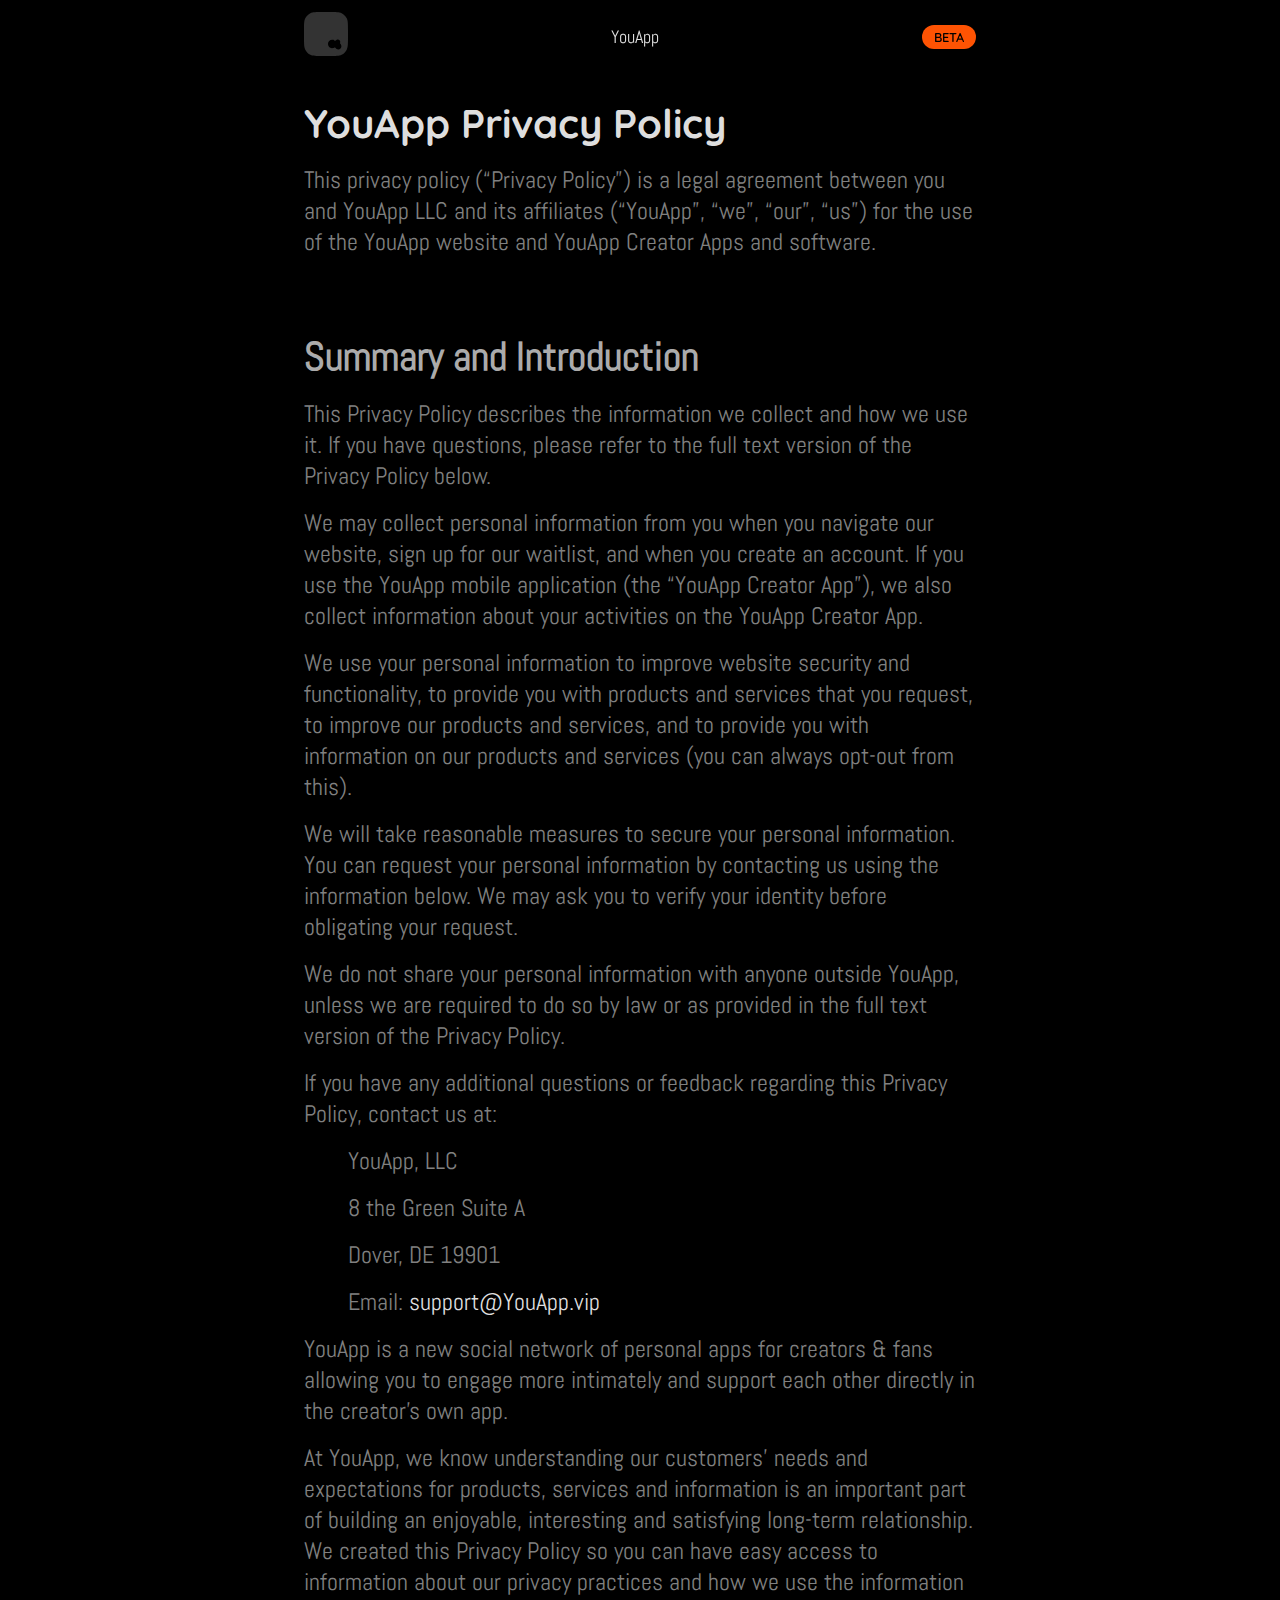
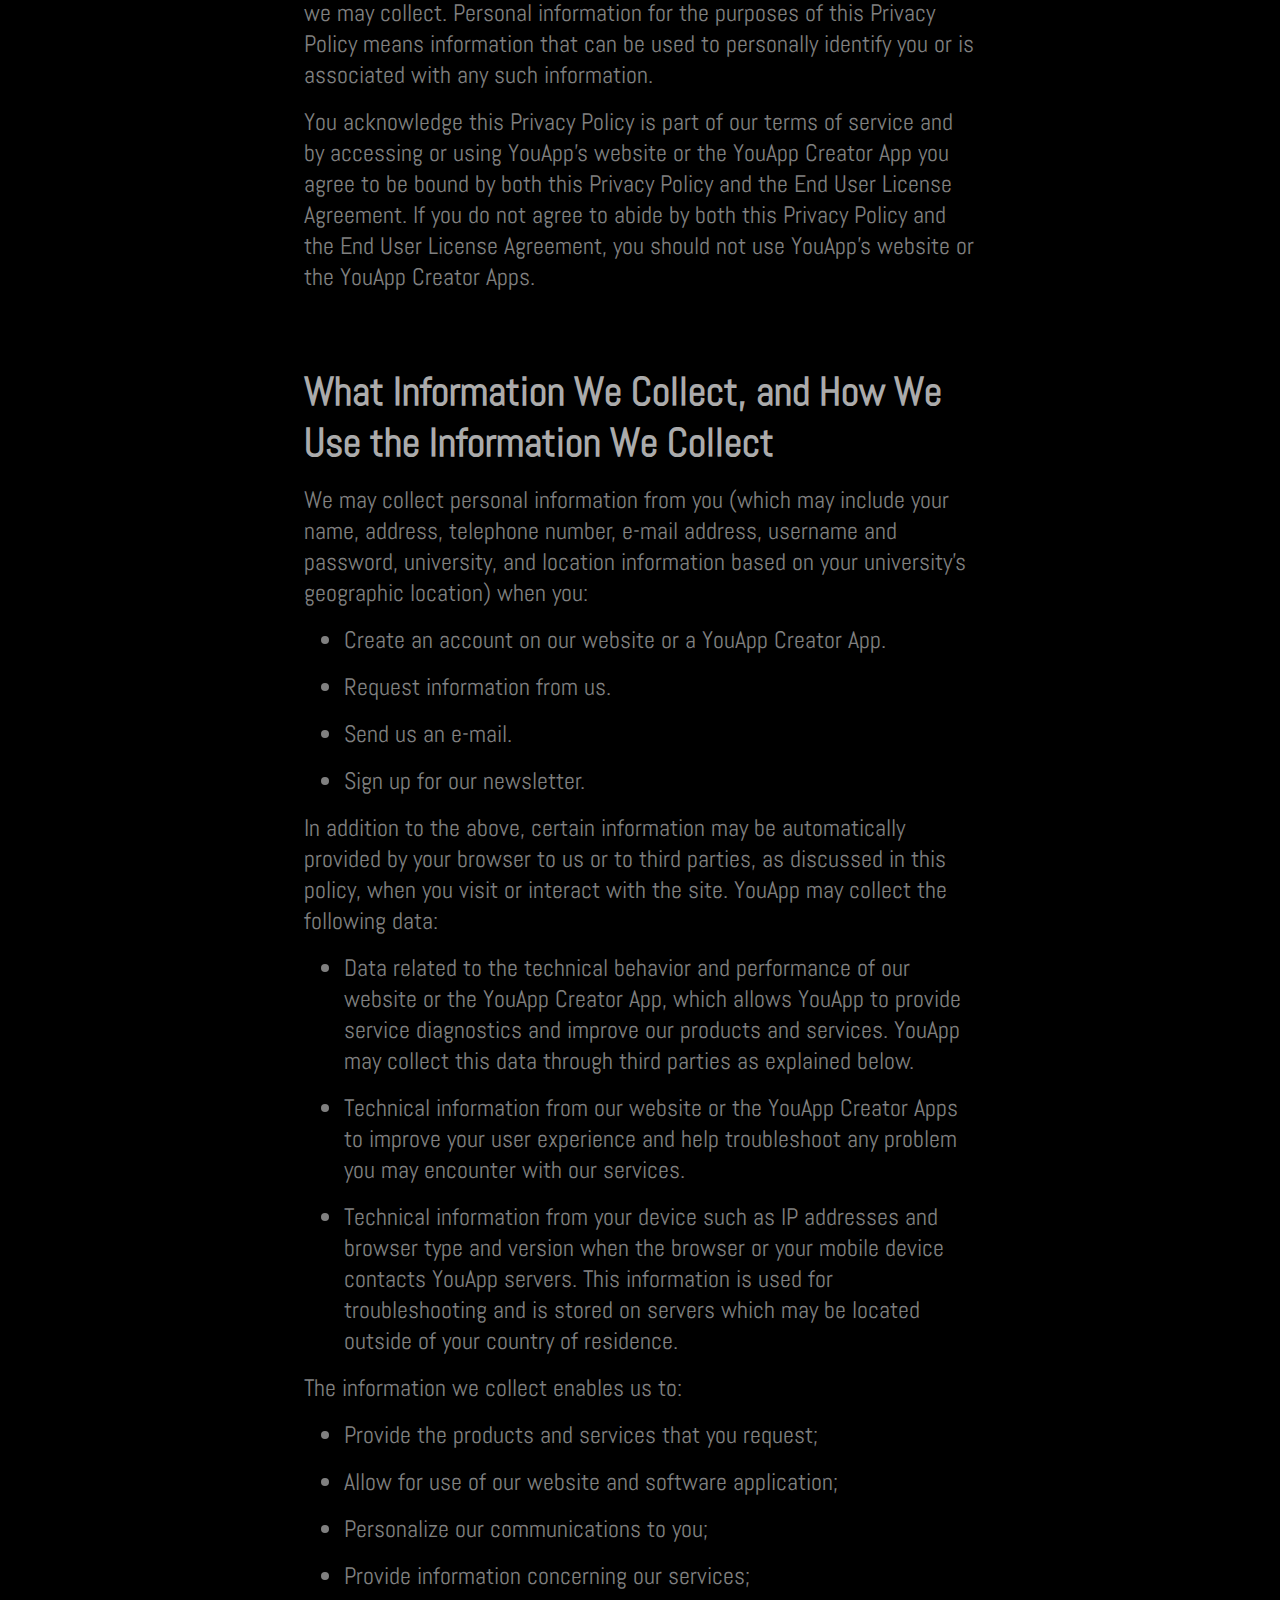
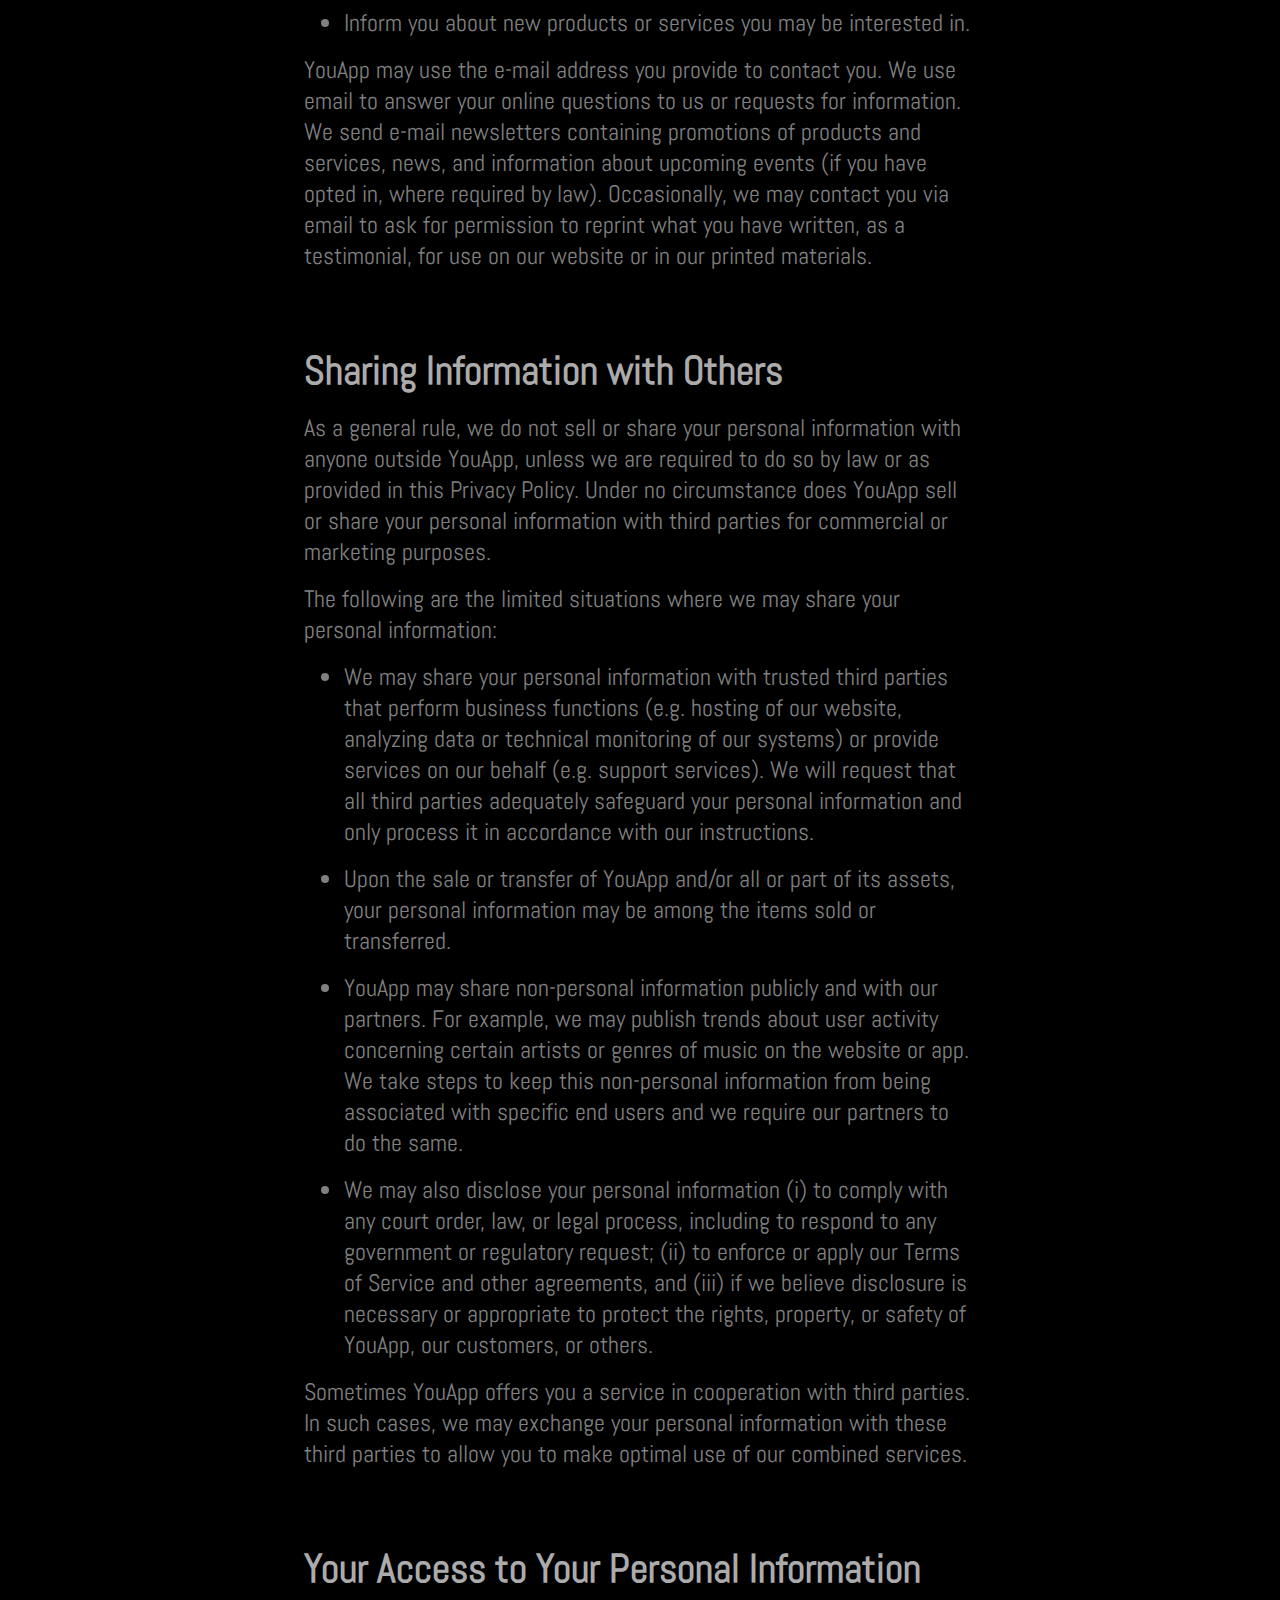
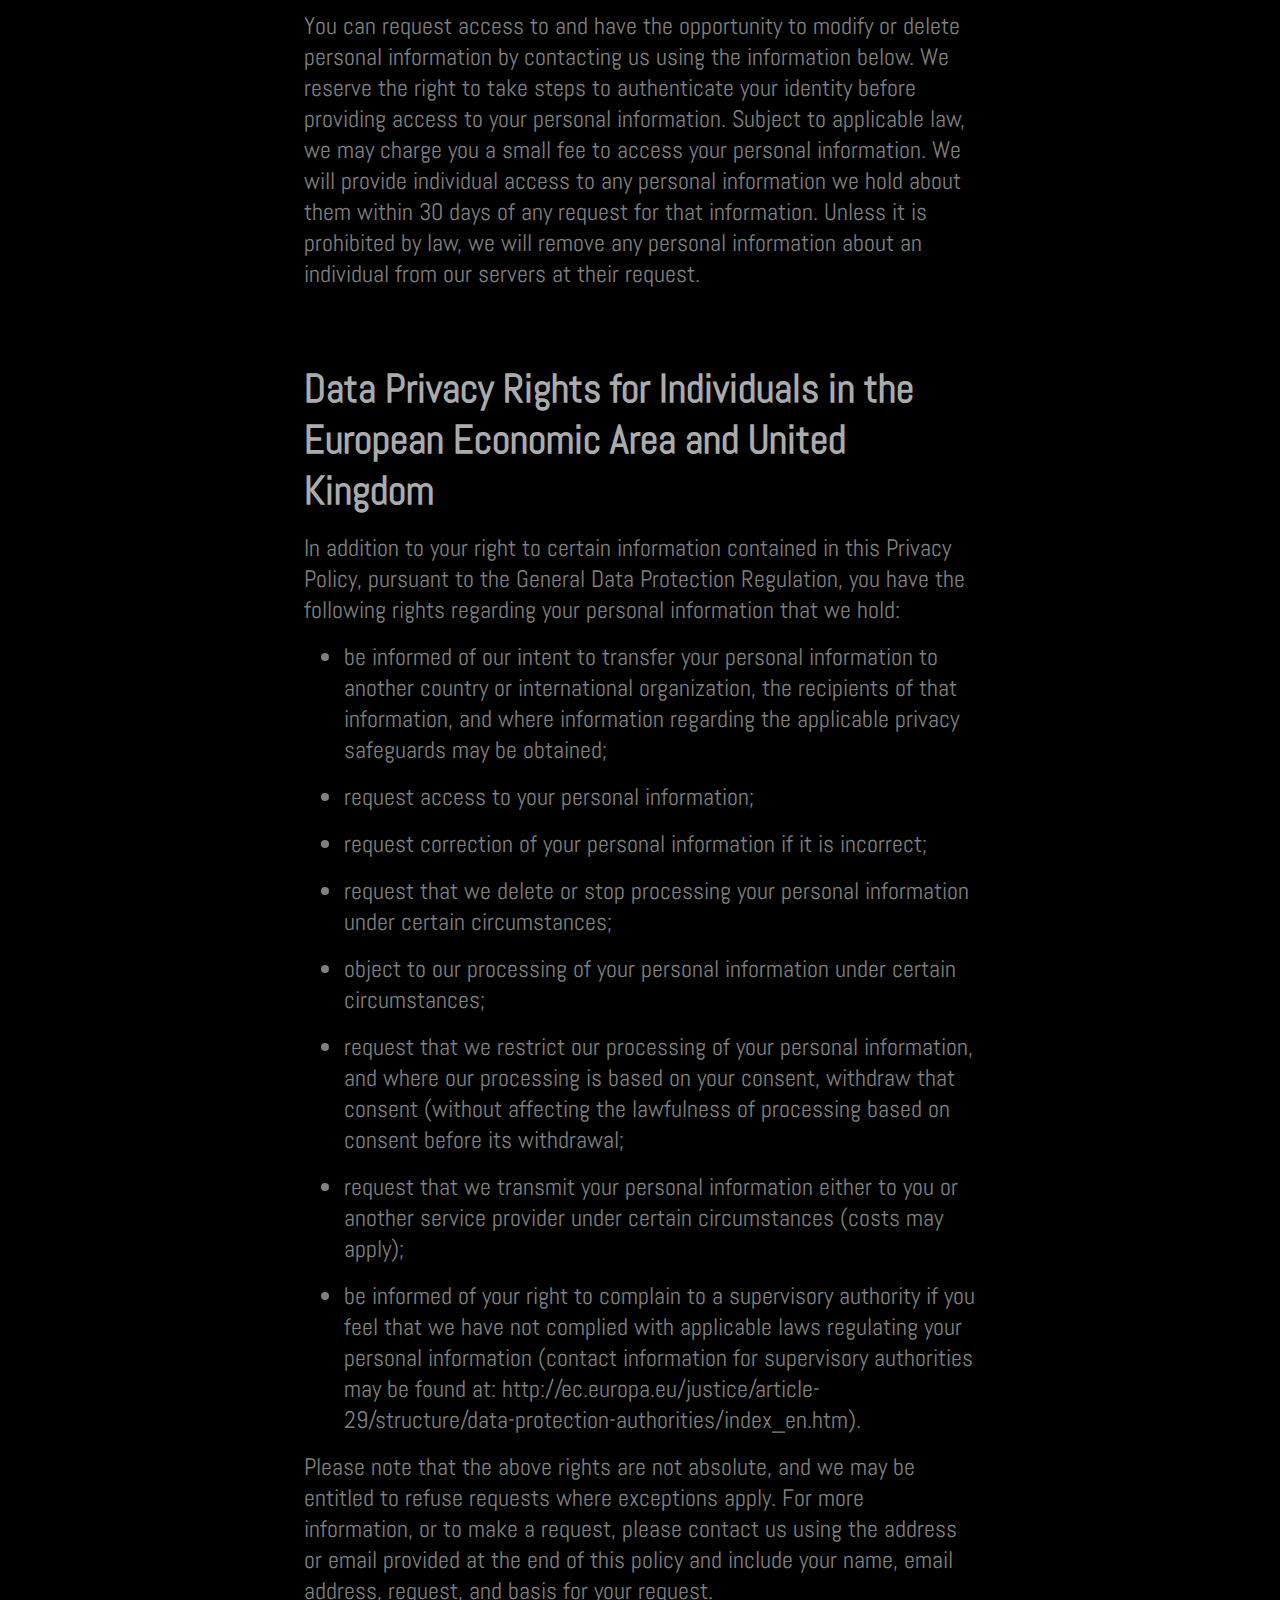
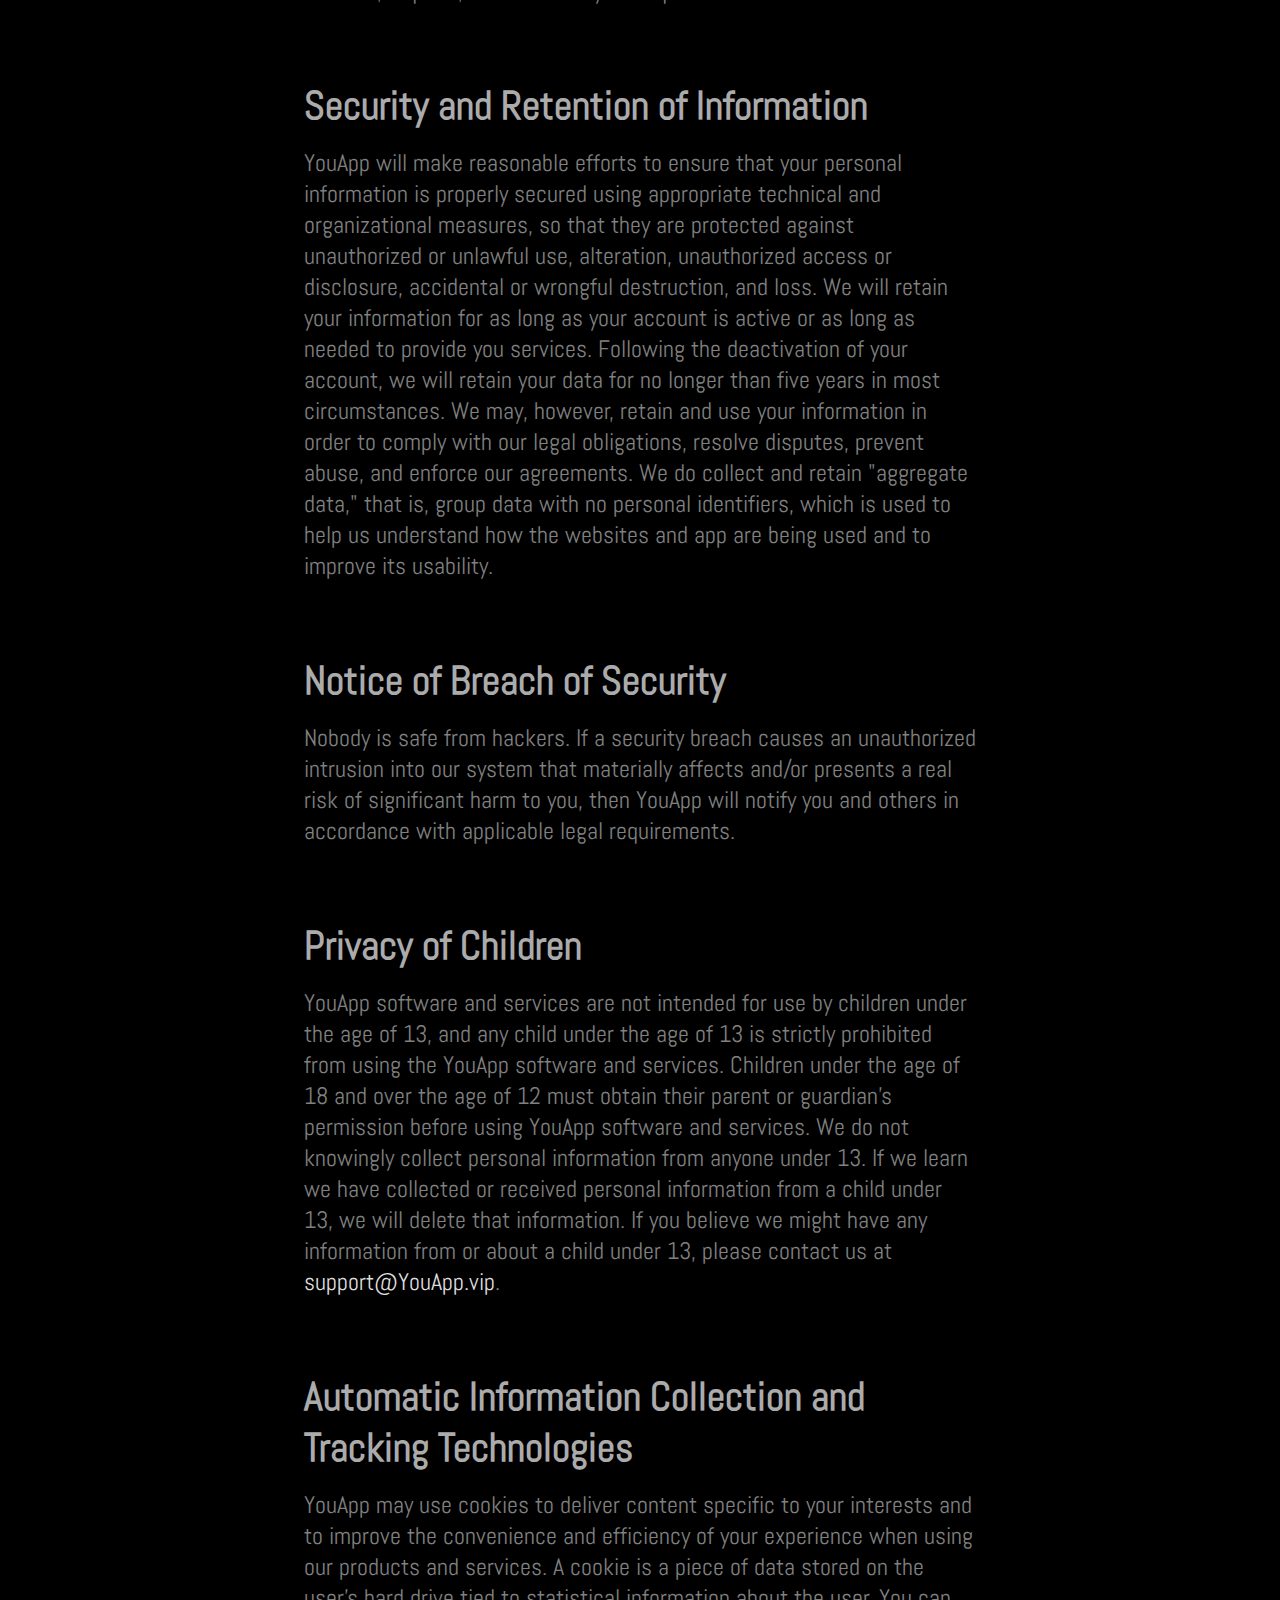
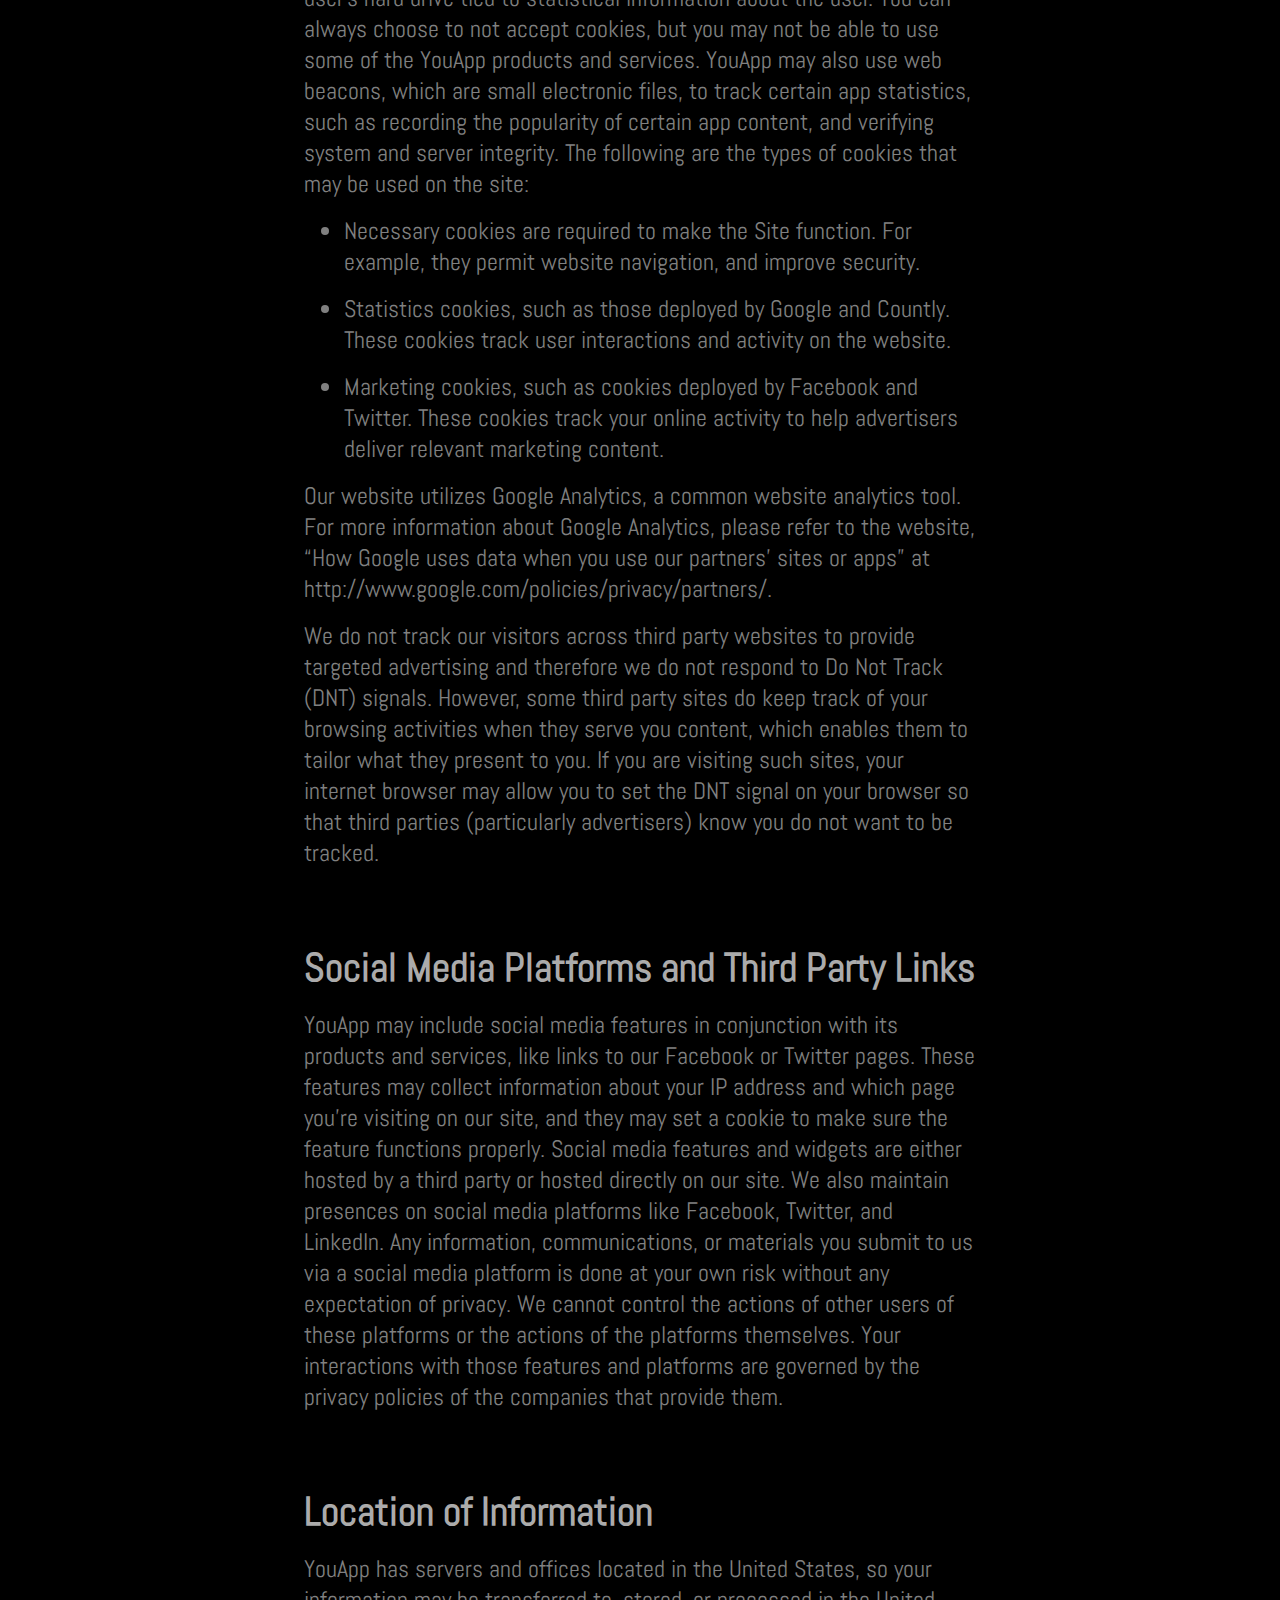
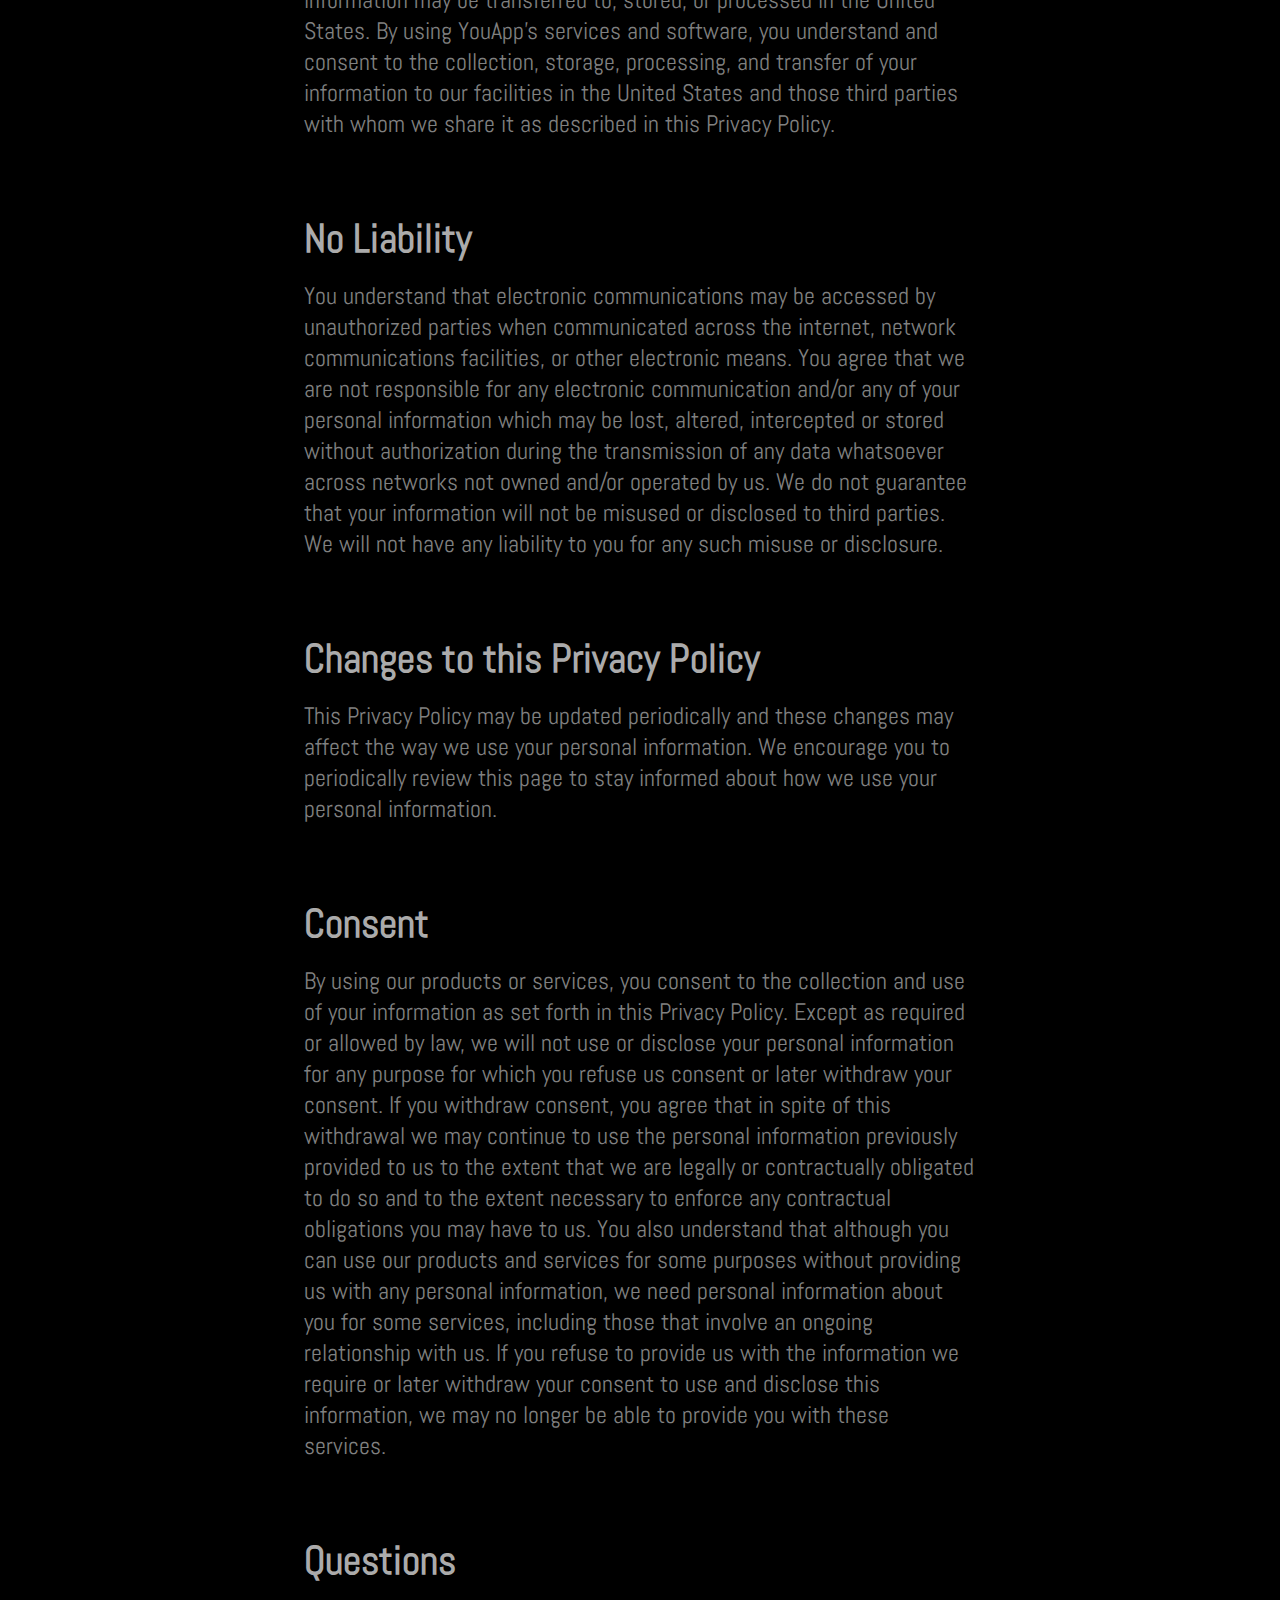
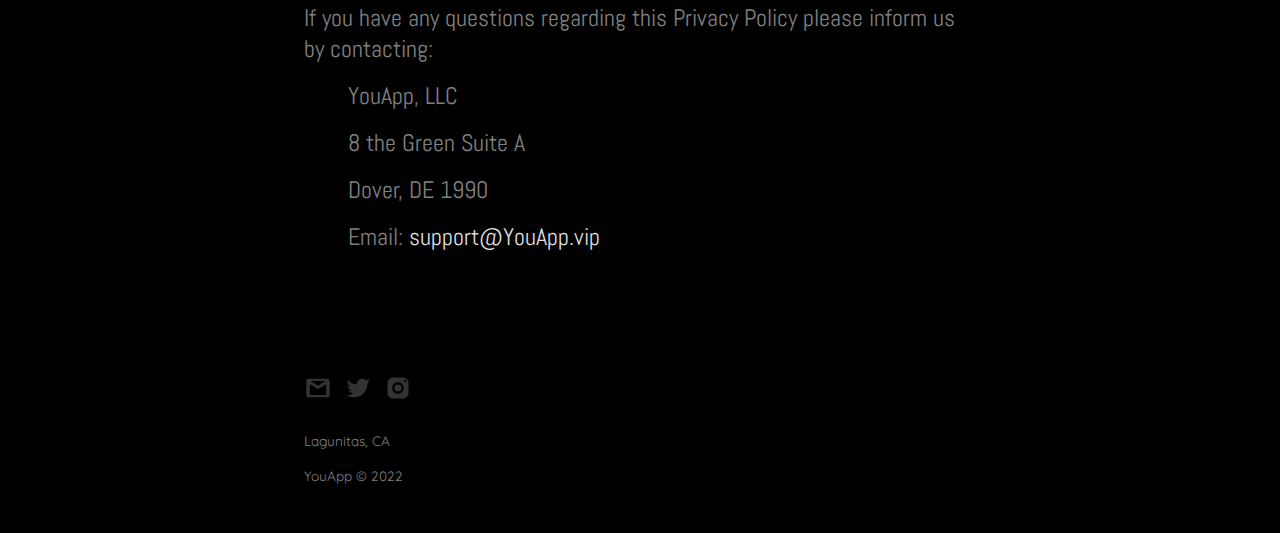
<file: privacy-policy/index.html>
<!DOCTYPE html>
<html lang="en">

<script>
  window.onscroll = () => {
    if (window.pageYOffset > 50) {
      document
        .getElementById("top-header")
        .classList.add("top-header--white-background");
    } else {
      document
        .getElementById("top-header")
        .classList.remove("top-header--white-background");
    }
  };
</script>

<head>
  <!-- Google Analytics (old) -->
  <script async src="https://www.googletagmanager.com/gtag/js?id=UA-195797052-1"></script>
  <script>
    window.dataLayer = window.dataLayer || [];
    function gtag() {
      dataLayer.push(arguments);
    }
    gtag('js', new Date());

    gtag('config', 'UA-195797052-1');
  </script>
  <script src="//ajax.googleapis.com/ajax/libs/jquery/2.0.0/jquery.min.js"></script>

  <!-- Google Analytics (new) -->
  <script async src="https://www.googletagmanager.com/gtag/js?id=G-9K0BRE8GE6"></script>
  <script>
    window.dataLayer = window.dataLayer || [];
    function gtag(){dataLayer.push(arguments);}
    gtag('js', new Date());

    gtag('config', 'G-9K0BRE8GE6');
  </script>

  <meta charset="UTF-8" />
  <meta name="viewport" content="width=device-width, initial-scale=1.0" />
  <meta property="og:title" content="YouApp &dash; white label apps for independent artists" />
  <meta property="og:image" content="https://youapp.vip/images/hero.jpg" />
  <link rel="shortcut icon" href="favicon.ico" type="image/x-icon" />
  <link rel="stylesheet" href="https://fonts.googleapis.com/icon?family=Material+Icons" />
  <link rel="stylesheet" href="style.css" />

  <title>YouApp: Privacy Policy</title>
</head>

<body>

  <!-- TOP HEADER -->
  <div class="top-header" id="top-header">
    <div class="container">
      <header>
        <div class="logo_container">
          <a href="../">
            <img src="../images/youapp_logo.svg" alt="" class="logo">
          </a>
        </div>

        <h1 class="youapp">
          <a href="../">
            YouApp
          </a>
        </h1>

        <div class="beta_button_container">
          <button class="beta">
            beta
          </button>
        </div>
      </header>
    </div>
  </div>

  <section class="privacy">
    <div class="container">
      <h1>YouApp Privacy Policy</h1>
      <p>
        This privacy policy (“Privacy Policy”) is a legal agreement between you and YouApp LLC and its affiliates
        (“YouApp”, “we”, “our”, “us”) for the use of the YouApp website and YouApp Creator Apps and software.
      </p>

      <h2>Summary and Introduction</h2>

      <p>
        This Privacy Policy describes the information we collect and how we use it. If you have questions, please refer
        to the full text version of the Privacy Policy below.
      </p>

      <p>
        We may collect personal information from you when you navigate our website, sign up for our waitlist, and when
        you create an account. If you use the YouApp mobile application (the “YouApp Creator App”), we also collect
        information about your activities on the YouApp Creator App.
      </p>

      <p>
        We use your personal information to improve website security and functionality, to provide you with products and
        services that you request, to improve our products and services, and to provide you with information on our
        products and services (you can always opt-out from this).
      </p>

      <p>
        We will take reasonable measures to secure your personal information. You can request your personal information
        by contacting us using the information below. We may ask you to verify your identity before obligating your
        request.
      </p>

      <p>
        We do not share your personal information with anyone outside YouApp, unless we are required to do so by law or
        as provided in the full text version of the Privacy Policy.
      </p>

      <p>
        If you have any additional questions or feedback regarding this Privacy Policy, contact us at:
      </p>

      <p class="contact_block">
        YouApp, LLC
      </p>

      <p class="contact_block">
        8 the Green Suite A
      </p>

      <p class="contact_block">
        Dover, DE 19901
      </p>

      <p class="contact_block">
        Email: <a href="mailto:support@youapp.vip">support@YouApp.vip</a>
      </p>

      <p>
        YouApp is a new social network of personal apps for creators & fans allowing you to engage more intimately and
        support each other directly in the creator’s own app.
      </p>

      <p>
        At YouApp, we know understanding our customers' needs and expectations for products, services and information is
        an important part of building an enjoyable, interesting and satisfying long-term relationship. We created this
        Privacy Policy so you can have easy access to information about our privacy practices and how we use the
        information we may collect. Personal information for the purposes of this Privacy Policy means information that
        can be used to personally identify you or is associated with any such information.
      </p>

      <p>
        You acknowledge this Privacy Policy is part of our terms of service and by accessing or using YouApp’s website
        or the YouApp Creator App you agree to be bound by both this Privacy Policy and the End User License Agreement.
        If you do not agree to abide by both this Privacy Policy and the End User License Agreement, you should not use
        YouApp’s website or the YouApp Creator Apps.
      </p>

      <h2>
        What Information We Collect, and How We Use the Information We Collect
      </h2>

      <p>
        We may collect personal information from you (which may include your name, address, telephone number, e-mail
        address, username and password, university, and location information based on your university’s geographic
        location) when you:
      </p>

      <ul>
        <li>
          Create an account on our website or a YouApp Creator App.
        </li>

        <li>
          Request information from us.
        </li>

        <li>
          Send us an e-mail.
        </li>

        <li>
          Sign up for our newsletter.
        </li>
      </ul>

      <p>
        In addition to the above, certain information may be automatically provided by your browser to us or to third
        parties, as discussed in this policy, when you visit or interact with the site. YouApp may collect the following
        data:
      </p>

      <ul>
        <li>
          Data related to the technical behavior and performance of our website or the YouApp Creator App, which
          allows
          YouApp to provide service diagnostics and improve our products and services. YouApp may collect this data
          through third parties as explained below.
        </li>

        <li>
          Technical information from our website or the YouApp Creator Apps to improve your user experience and help
          troubleshoot any problem you may encounter with our services.
        </li>

        <li>
          Technical information from your device such as IP addresses and browser type and version when the browser or
          your mobile device contacts YouApp servers. This information is used for troubleshooting and is stored on
          servers which may be located outside of your country of residence.
        </li>
      </ul>

      <p>
        The information we collect enables us to:
      </p>

      <ul>
        <li>
          Provide the products and services that you request;
        </li>

        <li>
          Allow for use of our website and software application;
        </li>

        <li>
          Personalize our communications to you;
        </li>

        <li>
          Provide information concerning our services;
        </li>

        <li>
          Inform you about new products or services you may be interested in.
        </li>
      </ul>

      <p>
        YouApp may use the e-mail address you provide to contact you. We use email to answer your online questions to us
        or requests for information. We send e-mail newsletters containing promotions of products and services, news,
        and information about upcoming events (if you have opted in, where required by law). Occasionally, we may
        contact you via email to ask for permission to reprint what you have written, as a testimonial, for use on our
        website or in our printed materials.
      </p>

      <h2>
        Sharing Information with Others
      </h2>

      <p>
        As a general rule, we do not sell or share your personal information with anyone outside YouApp, unless we are
        required to do so by law or as provided in this Privacy Policy. Under no circumstance does YouApp sell or share
        your personal information with third parties for commercial or marketing purposes.
      </p>

      <p>
        The following are the limited situations where we may share your personal information:
      </p>

      <ul>
        <li>
          We may share your personal information with trusted third parties that perform business functions (e.g.
          hosting of our website, analyzing data or technical monitoring of our systems) or provide services on our
          behalf
          (e.g. support services). We will request that all third parties adequately safeguard your personal information
          and only process it in accordance with our instructions.
        </li>

        <li>
          Upon the sale or transfer of YouApp and/or all or part of its assets, your personal information may be among
          the items sold or transferred.
        </li>

        <li>
          YouApp may share non-personal information publicly and with our partners. For example, we may publish trends
          about user activity concerning certain artists or genres of music on the website or app. We take steps to keep
          this non-personal information from being associated with specific end users and we require our partners to do
          the same.
        </li>

        <li>
          We may also disclose your personal information (i) to comply with any court order, law, or legal process,
          including to respond to any government or regulatory request; (ii) to enforce or apply our Terms of Service
          and other agreements, and (iii) if we believe disclosure is necessary or appropriate to protect the rights,
          property, or safety of YouApp, our customers, or others.
        </li>
      </ul>

      <p>
        Sometimes YouApp offers you a service in cooperation with third parties. In such cases, we may exchange your
        personal information with these third parties to allow you to make optimal use of our combined services.
      </p>

      <h2>
        Your Access to Your Personal Information
      </h2>

      <p>
        You can request access to and have the opportunity to modify or delete personal information by contacting us
        using the information below. We reserve the right to take steps to authenticate your identity before providing
        access to your personal information. Subject to applicable law, we may charge you a small fee to access your
        personal information. We will provide individual access to any personal information we hold about them within 30
        days of any request for that information. Unless it is prohibited by law, we will remove any personal
        information about an individual from our servers at their request.
      </p>

      <h2>
        Data Privacy Rights for Individuals in the European Economic Area and United Kingdom
      </h2>

      <p>
        In addition to your right to certain information contained in this Privacy Policy, pursuant to the General Data
        Protection Regulation, you have the following rights regarding your personal information that we hold:
      </p>

      <ul>
        <li>
          be informed of our intent to transfer your personal information to another country or international
          organization, the recipients of that information, and where information regarding the applicable privacy
          safeguards may be obtained;
        </li>

        <li>
          request access to your personal information;
        </li>

        <li>
          request correction of your personal information if it is incorrect;
        </li>

        <li>
          request that we delete or stop processing your personal information under certain circumstances;
        </li>

        <li>
          object to our processing of your personal information under certain circumstances;
        </li>

        <li>
          request that we restrict our processing of your personal information, and where our processing is based on
          your consent, withdraw that consent (without affecting the lawfulness of processing based on consent before
          its
          withdrawal;
        </li>

        <li>
          request that we transmit your personal information either to you or another service provider under certain
          circumstances (costs may apply);
        </li>

        <li>
          be informed of your right to complain to a supervisory authority if you feel that we have not complied with
          applicable laws regulating your personal information (contact information for supervisory authorities may be
          found at: http://ec.europa.eu/justice/article-29/structure/data-protection-authorities/index_en.htm).
        </li>
      </ul>

      <p>
        Please note that the above rights are not absolute, and we may be entitled to refuse requests where exceptions
        apply. For more information, or to make a request, please contact us using the address or email provided at the
        end of this policy and include your name, email address, request, and basis for your request.
      </p>

      <h2>
        Security and Retention of Information
      </h2>

      <p>
        YouApp will make reasonable efforts to ensure that your personal information is properly secured using
        appropriate technical and organizational measures, so that they are protected against unauthorized or unlawful
        use, alteration, unauthorized access or disclosure, accidental or wrongful destruction, and loss. We will retain
        your information for as long as your account is active or as long as needed to provide you services. Following
        the deactivation of your account, we will retain your data for no longer than five years in most circumstances.
        We may, however, retain and use your information in order to comply with our legal obligations, resolve
        disputes, prevent abuse, and enforce our agreements. We do collect and retain "aggregate data," that is, group
        data with no personal identifiers, which is used to help us understand how the websites and app are being used
        and to improve its usability.
      </p>

      <h2>
        Notice of Breach of Security
      </h2>

      <p>
        Nobody is safe from hackers. If a security breach causes an unauthorized intrusion into our system that
        materially affects and/or presents a real risk of significant harm to you, then YouApp will notify you and
        others in accordance with applicable legal requirements.
      </p>

      <h2>
        Privacy of Children
      </h2>

      <p>
        YouApp software and services are not intended for use by children under the age of 13, and any child under the
        age of 13 is strictly prohibited from using the YouApp software and services. Children under the age of 18 and
        over the age of 12 must obtain their parent or guardian’s permission before using YouApp software and services.
        We do not knowingly collect personal information from anyone under 13. If we learn we have collected or received
        personal information from a child under 13, we will delete that information. If you believe we might have any
        information from or about a child under 13, please contact us at <a
          href="mailto:support@youapp.vip">support@YouApp.vip</a>.
      </p>

      <h2>
        Automatic Information Collection and Tracking Technologies
      </h2>

      <p>
        YouApp may use cookies to deliver content specific to your interests and to improve the convenience and
        efficiency of your experience when using our products and services. A cookie is a piece of data stored on the
        user’s hard drive tied to statistical information about the user. You can always choose to not accept cookies,
        but you may not be able to use some of the YouApp products and services. YouApp may also use web beacons, which
        are small electronic files, to track certain app statistics, such as recording the popularity of certain app
        content, and verifying system and server integrity. The following are the types of cookies that may be used on
        the site:
      </p>

      <ul>
        <li>
          Necessary cookies are required to make the Site function. For example, they permit website navigation, and
          improve security.
        </li>

        <li>
          Statistics cookies, such as those deployed by Google and Countly. These cookies track user interactions and
          activity on the website.
        </li>

        <li>
          Marketing cookies, such as cookies deployed by Facebook and Twitter. These cookies track your online
          activity
          to help advertisers deliver relevant marketing content.
        </li>
      </ul>

      <p>
        Our website utilizes Google Analytics, a common website analytics tool. For more information about Google
        Analytics, please refer to the website, “How Google uses data when you use our partners’ sites or apps” at
        http://www.google.com/policies/privacy/partners/.
      </p>

      <p>
        We do not track our visitors across third party websites to provide targeted advertising and therefore we do not
        respond to Do Not Track (DNT) signals. However, some third party sites do keep track of your browsing activities
        when they serve you content, which enables them to tailor what they present to you. If you are visiting such
        sites, your internet browser may allow you to set the DNT signal on your browser so that third parties
        (particularly advertisers) know you do not want to be tracked.
      </p>

      <h2>
        Social Media Platforms and Third Party Links
      </h2>

      <p>
        YouApp may include social media features in conjunction with its products and services, like links to our
        Facebook or Twitter pages. These features may collect information about your IP address and which page you’re
        visiting on our site, and they may set a cookie to make sure the feature functions properly. Social media
        features and widgets are either hosted by a third party or hosted directly on our site. We also maintain
        presences on social media platforms like Facebook, Twitter, and LinkedIn. Any information, communications, or
        materials you submit to us via a social media platform is done at your own risk without any expectation of
        privacy. We cannot control the actions of other users of these platforms or the actions of the platforms
        themselves. Your interactions with those features and platforms are governed by the privacy policies of the
        companies that provide them.
      </p>

      <h2>
        Location of Information
      </h2>

      <p>
        YouApp has servers and offices located in the United States, so your information may be transferred to, stored,
        or processed in the United States. By using YouApp’s services and software, you understand and consent to the
        collection, storage, processing, and transfer of your information to our facilities in the United States and
        those third parties with whom we share it as described in this Privacy Policy.
      </p>

      <h2>
        No Liability
      </h2>

      <p>
        You understand that electronic communications may be accessed by unauthorized parties when communicated across
        the internet, network communications facilities, or other electronic means. You agree that we are not
        responsible for any electronic communication and/or any of your personal information which may be lost, altered,
        intercepted or stored without authorization during the transmission of any data whatsoever across networks not
        owned and/or operated by us. We do not guarantee that your information will not be misused or disclosed to third
        parties. We will not have any liability to you for any such misuse or disclosure.
      </p>

      <h2>Changes to this Privacy Policy</h2>

      <p>
        This Privacy Policy may be updated periodically and these changes may affect the way we use your personal
        information. We encourage you to periodically review this page to stay informed about how we use your personal
        information.
      </p>

      <h2>Consent</h2>

      <p>
        By using our products or services, you consent to the collection and use of your information as set forth in
        this Privacy Policy. Except as required or allowed by law, we will not use or disclose your personal information
        for any purpose for which you refuse us consent or later withdraw your consent. If you withdraw consent, you
        agree that in spite of this withdrawal we may continue to use the personal information previously provided to us
        to the extent that we are legally or contractually obligated to do so and to the extent necessary to enforce any
        contractual obligations you may have to us. You also understand that although you can use our products and
        services for some purposes without providing us with any personal information, we need personal information
        about you for some services, including those that involve an ongoing relationship with us. If you refuse to
        provide us with the information we require or later withdraw your consent to use and disclose this information,
        we may no longer be able to provide you with these services.
      </p>

      <h2>Questions</h2>

      <p>
        If you have any questions regarding this Privacy Policy please inform us by contacting:
      </p>

      <p class="contact_block">
        YouApp, LLC
      </p>

      <p class="contact_block">
        8 the Green Suite A
      </p>

      <p class="contact_block">
        Dover, DE 1990
      </p>

      <p class="contact_block">
        Email: <a href="mailto:support@youapp.vip">support@YouApp.vip</a>
      </p>
    </div>
  </section>

  <!-- FOOTER -->
  <footer>
    <div class="container">
      <div class="social_media_icons">
        <a href="mailto:daniel@youapp.vip"><img src="../images/social_media_icons/email.svg" alt=""></a>
        <a href="https://twitter.com/youappvip"><img src="../images/social_media_icons/twitter.svg" alt=""></a>
        <a href=" https://www.instagram.com/youapp.vip/"><img src=" ../images/social_media_icons/instagram.svg"
            alt=""></a>
      </div>

      <!-- <img src=" ./images/youapp_logo_1.png" alt="About us 1" /> -->
      <div class="signature">
        <p>Lagunitas, CA</p>
        <p>YouApp &copy; 2022</p>
      </div>
  </footer>
</body>

</html>
</file>
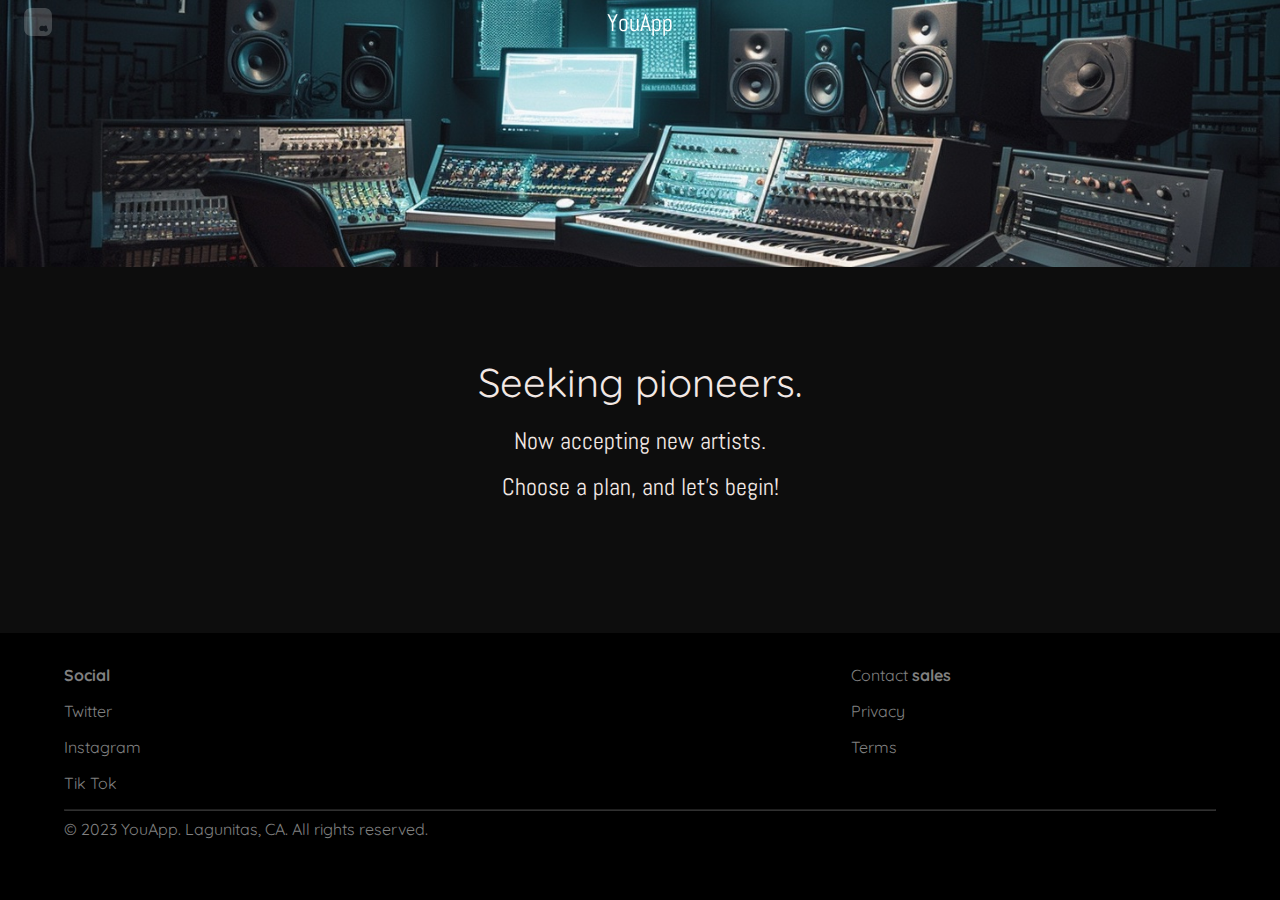
<file: subscribe/index.html>
<!DOCTYPE html>
<html>
  <script>
    window.onscroll = () => {
      if (window.pageYOffset > 50) {
        document.getElementById('top-header').classList.add('top-header--white-background');
      } else {
        document.getElementById('top-header').classList.remove('top-header--white-background');
      }
    };
  </script>

  <script async src="https://js.stripe.com/v3/pricing-table.js"></script>

  <head>
    <!-- Google Analytics (old) -->
    <script async src="https://www.googletagmanager.com/gtag/js?id=UA-195797052-1"></script>
    <script>
      window.dataLayer = window.dataLayer || [];
      function gtag() {
        dataLayer.push(arguments);
      }
      gtag('js', new Date());

      gtag('config', 'UA-195797052-1');
    </script>
    <script src="//ajax.googleapis.com/ajax/libs/jquery/2.0.0/jquery.min.js"></script>

    <!-- Google Analytics (new) -->
    <script async src="https://www.googletagmanager.com/gtag/js?id=G-9K0BRE8GE6"></script>
    <script>
      window.dataLayer = window.dataLayer || [];
      function gtag(){dataLayer.push(arguments);}
      gtag('js', new Date());

      gtag('config', 'G-9K0BRE8GE6');
    </script>

    <!-- Meta Pixel Code -->
    <script>
      !(function (f, b, e, v, n, t, s) {
        if (f.fbq) return;
        n = f.fbq = function () {
          n.callMethod ? n.callMethod.apply(n, arguments) : n.queue.push(arguments);
        };
        if (!f._fbq) f._fbq = n;
        n.push = n;
        n.loaded = !0;
        n.version = '2.0';
        n.queue = [];
        t = b.createElement(e);
        t.async = !0;
        t.src = v;
        s = b.getElementsByTagName(e)[0];
        s.parentNode.insertBefore(t, s);
      })(window, document, 'script', 'https://connect.facebook.net/en_US/fbevents.js');
      fbq('init', '688854079679531');
      fbq('track', 'PageView');
    </script>
    <noscript
      ><img height="1" width="1" style="display: none" src="https://www.facebook.com/tr?id=688854079679531&ev=PageView&noscript=1"
    /></noscript>
    <!-- End Meta Pixel Code -->

    <meta charset="UTF-8" />
    <meta name="viewport" content="width=device-width, initial-scale=1.0" />
    <meta property="og:title" content="YouApp - launch your own music platform - subscribe" />
    <meta property="og:image" content="https://youapp.vip/images/hero2.jpg" />

    <link rel="shortcut icon" href="favicon.ico" type="image/x-icon" />
    <link rel="stylesheet" href="https://fonts.googleapis.com/icon?family=Material+Icons" />
    <link rel="stylesheet" href="../style.css" />
    <link rel="stylesheet" href="./style.css" />

    <title>YouApp: Personal apps for independent artists</title>
  </head>

  <body>
    <!-- HEADER -->
    <div class="top-header" id="top-header">
      <header>
        <!-- LOGO -->
        <div class="logo_container">
          <a href="https://youapp.vip">
            <img src="../images/youapp_logo.svg" alt="" class="logo" />
          </a>
        </div>

        <!-- TITLE -->
        <a href="https://youapp.vip" class="youapp"> YouApp </a>

        <!-- BLANK -->
        <div class="logo_container"></div>
      </header>
    </div>

    <!-- HERO AREA  -->
    <section class="merch">
      <div class="container">
        <div class="copy">
          <!-- <h1 class="hero-heading">Artistic freedom.</h1> -->
        </div>
      </div>
    </section>

    <section>
      <div class="container">
        <h1>Seeking pioneers.</h1>
        <p>
          Now accepting new artists.
        </p>
        <p>Choose a plan, and let&#8217;s begin!</p>
      </div>
    </section>

    <div class="pricing">
      <stripe-pricing-table
        pricing-table-id="prctbl_1N0ZrREhwj4WvcKusmn7sFkc"
        publishable-key="pk_live_51MOJBjEhwj4WvcKuoN0lhAnLnGeVgUAhsEpEc4P0WJIgScawuddTfOpdS0qVdIeek9KyUJO3y6CbQUrBWMQ0e0GN00qqeTpThq"
      >
      </stripe-pricing-table>
    </div>

    <!-- FOOTER -->
    <footer>
      <div class="container">
        <div class="footer_columns">
          <div class="footer_column">
            <p class="footer_column_title">Social</p>
            <a href="https://twitter.com/youappvip">
              <p>Twitter</p>
            </a>
            <a href=" https://www.instagram.com/youapp.vip/">
              <p>Instagram</p>
            </a>
            <a href="https://www.tiktok.com/@youapp.vip">
              <p>Tik Tok</p>
            </a>
          </div>

          <!-- <img src=" ./images/youapp_logo_1.png" alt="About us 1" /> -->
          <div class="footer_column"></div>

          <div class="footer_column">
            <a href="mailto:daniel@youapp.vip">
              <p>Contact <strong>sales</strong></p>
            </a>
            <a href="https://youapp.vip/privacy-policy/">
              <p>Privacy</p>
            </a>
            <a href="https://youapp.vip/end-user-license-agreement/">
              <p>Terms</p>
            </a>
          </div>
        </div>

        <hr />
        <p>&copy; 2023 YouApp. Lagunitas, CA. All rights reserved.</p>
      </div>
    </footer>
  </body>
</html>
</file>
<file: end-user-license-agreement/style.css>
@import url('https://fonts.googleapis.com/css2?family=Quicksand:wght@300;400;500;600;700&display=swap');
@import url('https://fonts.googleapis.com/css2?family=Poppins&display=swap');
@import url('https://fonts.googleapis.com/css2?family=Montserrat:wght@100;200;300;400;500;600;700;800;900&display=swap');
@import url('https://fonts.googleapis.com/css2?family=Ubuntu:ital,wght@0,300;0,400;0,500;0,700;1,300;1,400;1,500;1,700&display=swap');
@import url('https://fonts.googleapis.com/css2?family=Dosis:wght@200;300;400;500;600;700;800&display=swap');
@import url('https://fonts.googleapis.com/css2?family=Abel&display=swap');

:root {
  --primary-color: #fe5303;
  --app-color: hsl(231deg 62% 46%);
  --gray-color: #dedede;
  --gray_color1: #ababab;
  --gray_color2: #808080;

  --heading-font: 'Quicksand', sans-serif;
  --heading-font2: 'Abel', sans-serif;
  --body-font: 'Abel', sans-serif;
  --body-font2: 'Ubuntu', sans-serif;
  --body-font3: 'Dosis', sans-serif;

  --space-2xs: 4px;
  --space-xs: 8px;
  --space-sm: 12px;
  --space-md: 16px;
  --space-lg: 24px;
  --space-xl: 40px;
  --space-2xl: 74px;
  --space-3xl: 188px;
}

* {
  box-sizing: border-box;
  font: inherit;
  color: inherit;
}

body {
  margin: 0;
  color: #222;
  font-family: var(--body-font);
  background-color: black;
}

section {
  padding: var(--space-2xl) 0;
}

.container {
  max-width: 720px;
  padding: var(--space-lg);
  margin: 0 auto;
}

h1 {
  font-size: 2.5rem;
  font-family: var(--heading-font);
  font-weight: 700;
  color: var(--gray-color);
  margin: 0;
}

h2 {
  font-size: 2.5rem;
  font-family: var(--heading-font2);
  font-weight: 700;
  color: var(--gray_color1);
  margin: 0;
  margin-top: var(--space-2xl);
}

p,
ul,
li {
  font-family: var(--heading-font2);
  font-size: 1.5rem;
  color: var(--gray_color2);
  margin: 0;
  margin-top: var(--space-md);
}

strong {
  color: var(--primary-color);
}

a {
  color: var(--gray-color);
  text-decoration: none;
}

/* -- TOP HEADER ------------------------------------------------------------------- */

header {
  display: flex;
  align-items: center;
  justify-content: space-between;
}

.logo {
  height: 44px;
}

.top-header .logo_container {
  display: flex;
  /* border: 1px solid yellow; */
}

.top-header .beta_button_container {
  display: flex;
  /* border: 1px solid yellow; */
}

.youapp {
  display: flex;
  font-family: var(--body-font);
  font-size: 1.1rem;
  font-weight: 400;
  color: white;
}

.beta {
  background-color: var(--primary-color);
  border: none;
  padding: var(--space-2xs) var(--space-sm);
  border-radius: 50px;
  text-transform: uppercase;
  font-family: var(--heading-font);
  font-size: 0.8rem;
  font-weight: 600;
  color: black;
}

.top-header {
  position: fixed;
  width: 100%;
  z-index: 1;

  transition: background-color 300ms ease-in-out, box-shadow 300ms ease-in-out;
}

.top-header .container {
  padding-top: var(--space-sm);
  padding-bottom: var(--space-sm);
}

.top-header--white-background {
  background-color: black;
  box-shadow: 0px 0px 20px rgba(0, 0, 0, 0.5);
}

.top-header--white-background path {
  fill: var(--primary-color);
  transition: fill 300ms ease-in-out;
}

/* -- PRIVACY ---------------------------------------------------------------------- */

privacy {
  background-image: linear-gradient(0deg,
      hsl(231deg 62% 46%) 0%,
      hsl(235deg 57% 40%) 0%,
      hsl(238deg 53% 34%) 0%,
      hsl(242deg 52% 28%) 0%,
      hsl(245deg 54% 21%) 0%,
      hsl(249deg 57% 14%) 0%,
      hsl(267deg 100% 7%) 1%,
      hsl(262deg 94% 7%) 1%,
      hsl(257deg 88% 6%) 2%,
      hsl(252deg 82% 6%) 4%,
      hsl(246deg 76% 6%) 6%,
      hsl(240deg 70% 5%) 9%,
      hsl(236deg 70% 4%) 13%,
      hsl(236deg 76% 4%) 18%,
      hsl(236deg 84% 3%) 24%,
      hsl(236deg 93% 3%) 33%,
      hsl(237deg 100% 3%) 45%,
      hsl(240deg 100% 3%) 63%,
      hsl(0deg 0% 0%) 100%);
}

.contact_block {
  text-indent: 44px;
}

/* -- FOOTER ----------------------------------------------------------------------- */

footer {
  background-color: black;
  text-align: center;
}

/* footer .container {
  padding: 0 var(--space-2xl);
} */

footer .signature {
  margin: var(--space-lg) 0;
  text-align: left;
}

footer .social_media_icons {
  display: flex;
  gap: 12px;
  /* flex-direction: column; */
}

footer .social_media_icons img {
  width: 28px;
  height: 28px;
  opacity: 20%;
}

footer p {
  font-family: var(--heading-font);
  font-weight: 400;
  font-size: 0.85rem;
  line-height: 140%;
  color: var(--gray_color2);
}
</file>
<file: privacy-policy/style.css>
@import url('https://fonts.googleapis.com/css2?family=Quicksand:wght@300;400;500;600;700&display=swap');
@import url('https://fonts.googleapis.com/css2?family=Poppins&display=swap');
@import url('https://fonts.googleapis.com/css2?family=Montserrat:wght@100;200;300;400;500;600;700;800;900&display=swap');
@import url('https://fonts.googleapis.com/css2?family=Ubuntu:ital,wght@0,300;0,400;0,500;0,700;1,300;1,400;1,500;1,700&display=swap');
@import url('https://fonts.googleapis.com/css2?family=Dosis:wght@200;300;400;500;600;700;800&display=swap');
@import url('https://fonts.googleapis.com/css2?family=Abel&display=swap');

:root {
  --primary-color: #fe5303;
  --app-color: hsl(231deg 62% 46%);
  --gray-color: #dedede;
  --gray_color1: #ababab;
  --gray_color2: #808080;

  --heading-font: 'Quicksand', sans-serif;
  --heading-font2: 'Abel', sans-serif;
  --body-font: 'Abel', sans-serif;
  --body-font2: 'Ubuntu', sans-serif;
  --body-font3: 'Dosis', sans-serif;

  --space-2xs: 4px;
  --space-xs: 8px;
  --space-sm: 12px;
  --space-md: 16px;
  --space-lg: 24px;
  --space-xl: 40px;
  --space-2xl: 74px;
  --space-3xl: 188px;
}

* {
  box-sizing: border-box;
  font: inherit;
  color: inherit;
}

body {
  margin: 0;
  color: #222;
  font-family: var(--body-font);
  background-color: black;
}

section {
  padding: var(--space-2xl) 0;
}

.container {
  max-width: 720px;
  padding: var(--space-lg);
  margin: 0 auto;
}

h1 {
  font-size: 2.5rem;
  font-family: var(--heading-font);
  font-weight: 700;
  color: var(--gray-color);
  margin: 0;
}

h2 {
  font-size: 2.5rem;
  font-family: var(--heading-font2);
  font-weight: 700;
  color: var(--gray_color1);
  margin: 0;
  margin-top: var(--space-2xl);
}

p,
ul,
li {
  font-family: var(--heading-font2);
  font-size: 1.5rem;
  color: var(--gray_color2);
  margin: 0;
  margin-top: var(--space-md);
}

strong {
  color: var(--primary-color);
}

a {
  color: var(--gray-color);
  text-decoration: none;
}

/* -- TOP HEADER ------------------------------------------------------------------- */

header {
  display: flex;
  align-items: center;
  justify-content: space-between;
}

.logo {
  height: 44px;
}

.top-header .logo_container {
  display: flex;
  /* border: 1px solid yellow; */
}

.top-header .beta_button_container {
  display: flex;
  /* border: 1px solid yellow; */
}

.youapp {
  display: flex;
  font-family: var(--body-font);
  font-size: 1.1rem;
  font-weight: 400;
  color: white;
}

.beta {
  background-color: var(--primary-color);
  border: none;
  padding: var(--space-2xs) var(--space-sm);
  border-radius: 50px;
  text-transform: uppercase;
  font-family: var(--heading-font);
  font-size: 0.8rem;
  font-weight: 600;
  color: black;
}

.top-header {
  position: fixed;
  width: 100%;
  z-index: 1;

  transition: background-color 300ms ease-in-out, box-shadow 300ms ease-in-out;
}

.top-header .container {
  padding-top: var(--space-sm);
  padding-bottom: var(--space-sm);
}

.top-header--white-background {
  background-color: black;
  box-shadow: 0px 0px 20px rgba(0, 0, 0, 0.5);
}

.top-header--white-background path {
  fill: var(--primary-color);
  transition: fill 300ms ease-in-out;
}

/* -- PRIVACY ---------------------------------------------------------------------- */

privacy {
  background-image: linear-gradient(0deg,
      hsl(231deg 62% 46%) 0%,
      hsl(235deg 57% 40%) 0%,
      hsl(238deg 53% 34%) 0%,
      hsl(242deg 52% 28%) 0%,
      hsl(245deg 54% 21%) 0%,
      hsl(249deg 57% 14%) 0%,
      hsl(267deg 100% 7%) 1%,
      hsl(262deg 94% 7%) 1%,
      hsl(257deg 88% 6%) 2%,
      hsl(252deg 82% 6%) 4%,
      hsl(246deg 76% 6%) 6%,
      hsl(240deg 70% 5%) 9%,
      hsl(236deg 70% 4%) 13%,
      hsl(236deg 76% 4%) 18%,
      hsl(236deg 84% 3%) 24%,
      hsl(236deg 93% 3%) 33%,
      hsl(237deg 100% 3%) 45%,
      hsl(240deg 100% 3%) 63%,
      hsl(0deg 0% 0%) 100%);
}

.contact_block {
  text-indent: 44px;
}

/* -- FOOTER ----------------------------------------------------------------------- */

footer {
  background-color: black;
  text-align: center;
}

/* footer .container {
  padding: 0 var(--space-2xl);
} */

footer .signature {
  margin: var(--space-lg) 0;
  text-align: left;
}

footer .social_media_icons {
  display: flex;
  gap: 12px;
  /* flex-direction: column; */
}

footer .social_media_icons img {
  width: 28px;
  height: 28px;
  opacity: 20%;
}

footer p {
  font-family: var(--heading-font);
  font-weight: 400;
  font-size: 0.85rem;
  line-height: 140%;
  color: var(--gray_color2);
}
</file>
<file: style.css>
@import url('https://fonts.googleapis.com/css2?family=Quicksand:wght@300;400;500;600;700&display=swap');
@import url('https://fonts.googleapis.com/css2?family=Poppins&display=swap');
@import url('https://fonts.googleapis.com/css2?family=Montserrat:wght@100;200;300;400;500;600;700;800;900&display=swap');
@import url('https://fonts.googleapis.com/css2?family=Ubuntu:ital,wght@0,300;0,400;0,500;0,700;1,300;1,400;1,500;1,700&display=swap');
@import url('https://fonts.googleapis.com/css2?family=Dosis:wght@200;300;400;500;600;700;800&display=swap');
@import url('https://fonts.googleapis.com/css2?family=Abel&display=swap');

:root {
  --primary-color: #8c583a;
  --cta-color: black;
  --highlight-color: #f2ae72;
  --app-color: #2d42be;
  --dark-color: #0d0d0d;
  --gray-color: #f2e8e4;
  --gray_color1: #ababab;
  --gray_color2: #808080;

  --heading-font: 'Quicksand', sans-serif;
  --heading-font2: 'Abel', sans-serif;
  --body-font: 'Abel', sans-serif;
  --body-font2: 'Ubuntu', sans-serif;
  --body-font3: 'Dosis', sans-serif;

  --space-2xs: 4px;
  --space-xs: 8px;
  --space-sm: 12px;
  --space-md: 16px;
  --space-lg: 24px;
  --space-xl: 40px;
  --space-2xl: 74px;
  --space-3xl: 188px;
}

* {
  box-sizing: border-box;
  font: inherit;
  color: inherit;
}

body {
  margin: 0;
  color: #222;
  font-family: 'Poppins', sans-serif;
  background-color: black;
}

section {
  background-color: #0d0d0d;
  padding: var(--space-2xl) 0;
}

h1 {
  font-size: 2.5rem;
  font-family: var(--heading-font);
  font-weight: 400;
  text-align: center;
  color: var(--gray-color);
  margin: var(--space-md) 0;
}

h2 {
  font-size: 2.5rem;
  font-family: var(--heading-font);
  font-weight: 400;
  text-align: center;
  color: var(--highlight-color);
  margin: var(--space-md) 0;
}

p {
  font-family: var(--heading-font2);
  font-size: 1.5rem;
  color: var(--gray-color);
  text-align: center;
  line-height: 150%;
  margin: 10px 0;
}

a {
  text-decoration: none;
}

.container {
  width: 100%;
  height: 100%;
  max-width: 1200px;
  padding: 0 var(--space-lg);
  text-align: center;
  margin: 0 auto;
}

.copy {
  width: 100%;
  display: inline-block;
  margin: 20px auto;
  text-align: left;
}

/* -- TOP HEADER ------------------------------------------------------------------- */

header {
  display: flex;
  align-items: center;
  justify-content: space-between;
  padding: 0 var(--space-md);
}

.logo {
  height: 44px;
  padding: 8px;
}

.top-header {
  position: fixed;
  width: 100%;
  z-index: 1;
  transition: background-color 300ms ease-in-out, box-shadow 300ms ease-in-out;
}

.top-header--white-background {
  background-color: black;
  box-shadow: 0px 0px 20px rgba(0, 0, 0, 0.5);
}

.top-header--white-background path {
  fill: var(--primary-color);
  transition: fill 300ms ease-in-out;
}

.top-header .logo_container {
  display: flex;
  width: 88px;
  height: 44px;
}

.youapp {
  display: flex;
  font-family: var(--body-font);
  font-size: 1.5rem;
  font-weight: 400;
  color: white;
}

/* -- HERO AREA -------------------------------------------------------------------- */

.hero-area {
  background-image: url('./images/hero2.jpg');
  color: white;
  background-repeat: no-repeat;
  background-size: cover;
  background-position: center;
  height: 480pt;
  position: relative;
}

.hero-heading {
  font-family: var(--heading-font);
  font-size: 2rem;
  font-weight: 400;
  color: white;
  text-shadow: 1px 1px 2px black;
  text-align: left;
  padding-top: 476px;
}

.cta_button {
  /* display: inline; */
  background-color: var(--gray-color);
  color: var(--dark-color);
  width: 88px;
  font-family: var(--heading-font);
  font-weight: 600;
  font-size: 1.1rem;
  text-align: center;
  border-radius: 29px;
  border: none;
  padding: 5px 20px;
}

/* -- ABOUT --------------------------------------------------------------------- */

.icons_container {
  width: 100%;
  position: relative;
}

.icons_grid {
  display: grid;
  grid-template-columns: 128px;
  width: 128px;
  height: 128px;
  margin-left: auto;
  margin-right: auto;
}

.icon {
  width: 128px;
  height: 128px;
}

.vinyl img {
  width: 128px;
  animation: spin 1.8s linear infinite;
}

@keyframes spin {
  100% {
    -webkit-transform: rotate(360deg);
    transform: rotate(360deg);
  }
}

/* -- FEATURING -------------------------------------------------------------------- */

.featuring {
  background-color: black;
  padding: 0;
}

.featured_hero {
  background-image: url('./images/hero3.jpg');
  background-size: cover;
  background-repeat: no-repeat;
  background-position: center;
  height: 480pt;
  margin-bottom: 44px;
}

.featured_artist_title {
  font-family: var(--heading-font);
  font-size: 1.5rem;
  font-weight: 400;
  color: white;
  opacity: 40%;
  text-transform: uppercase;
  text-align: center;
  margin-top: 28px;
  margin-bottom: 28px;
}

.album_grid {
  width: 100%;
  display: grid;
  grid-template-columns: repeat(3, 1fr);
  grid-template-rows: repeat(2, 1fr);
  grid-column-gap: 8px;
  grid-row-gap: 8px;
  margin-top: 14px;
  margin-bottom: 28px;
}

.featured_artist_content {
  padding: var(--space-2xl) var(--space-2xl);
  margin: auto;
  display: flex;
  justify-content: center;
  align-items: center;
  width: 100%;
  height: 100%;
}

.album {
  width: 100%;
  aspect-ratio: 1 / 1;
  background-size: cover;
  background-repeat: no-repeat;
}

.album1 {
  background-image: url('images/wallpapers/albums/11DD7FF8-F220-43CE-813C-A62559FCC953 Large.jpeg');
}

.album2 {
  background-image: url('images/wallpapers/albums/10B0AEAD-E9A6-464F-9B69-29F1A155692C Large.jpeg');
}

.album3 {
  background-image: url('images/wallpapers/albums/46255AD9-10B9-4F5F-ADA0-1D37DD9F7240 Large.jpeg');
}

.album4 {
  background-image: url('images/wallpapers/albums/82DC6343-CA4F-415B-98E4-14C5C7137F44 Large.jpeg');
}

.album5 {
  background-image: url('images/wallpapers/albums/9B61C31F-71A1-4B33-B297-C00C9CE910D5 Large.jpeg');
}

.album6 {
  background-image: url('images/wallpapers/albums/F63D5ADE-4ED5-41D5-8533-66C5235096D4 Large.jpeg');
}

@media (min-width: 760px) {
  .featured_artist_background {
    grid-template-columns: auto auto;
    grid-template-rows: repeat(1, 1fr);
  }

  .album_grid {
    grid-template-columns: repeat(6, 1fr);
    grid-template-rows: 1fr;
    column-gap: 14px;
  }

  .album {
    /* width: 180px;
    height: 180px; */
    aspect-ratio: 1 / 1;
  }
}

.spacer {
  height: 100%;
  max-height: max-content;
}

.featured_row {
  width: 100%;
  text-align: center;
  display: flex;
  flex-direction: column;
  justify-content: center;
}

.featured_app {
  width: 100%;
  margin: var(--space-lg) 0;
  padding: auto;
}

.featured_app img {
  width: 100%;
  object-fit: cover;
}

.featured_app_name {
  font-family: var(--heading-font);
  font-size: 2rem;
  font-weight: 400;
  color: var(--gray-color);
  margin: 0 auto;
  text-align: center;
  padding-top: 10px;
  padding-bottom: 10px;
}

.featured_app_stat {
  font-family: var(--heading-font);
  font-size: 1rem;
  font-weight: 400;
  color: var(--gray-color);
  margin: 0 auto;
  text-align: center;
  font-variant: small-caps;
  padding-bottom: 10px;
}

.app_store_button {
  padding: var(--space-md) 0;
  margin: 0 auto;
  width: 250px;
}

.featuring .copyright {
  font: 10pt/1.5 var(--heading-font);
  color: white;
  opacity: 50%;
  text-align: center;
  margin: var(--space-md) 0;
}

/* -- FEATURES ---------------------------------------------------------------------- */

.features {
  background-color: black;
}

.feature_columns  {
  display: grid;
  grid-template-columns: repeat(3, 1fr);
  grid-template-rows: repeat(1, 1fr);
  grid-column-gap: 28px;
}

.feature_column {
  display: flex;
  flex-direction: column;
  justify-content: left;
  align-items: left;
}

/* -- DETAILS ----------------------------------------------------------------------- */

.details {
  background-image: url("./images/all_apps.jpg");
  background-size: cover;
  background-repeat: no-repeat;
  background-position: center;
  height: 480pt;
}

/* -- FOOTER ----------------------------------------------------------------------- */

footer {
  background-color: black;
  text-align: center;
  margin: var(--space-lg) 0;
}

footer .footer_columns {
  display: grid;
  grid-template-columns: repeat(3, 1fr);
  grid-template-rows: repeat(1, 1fr);
  grid-column-gap: 28px;
}

footer .footer_column {
  display: flex;
  flex-direction: column;
  justify-content: left;
  align-items: left;
}

footer .footer_column_title {
  font-weight: bold;
}

footer p {
  font-family: var(--heading-font);
  font-weight: 400;
  font-size: 1rem;
  line-height: 100%;
  color: var(--gray_color2);
  text-align: left;
}

footer strong {
  font-weight: bold;
  color: var(--gray_color2);
}

footer hr {
  opacity: 20%;
  height: 1px;
}

footer a {
  color: var(--gray_color2);
  text-decoration: none;
}
</file>
<file: subscribe/style.css>
:root {
  --dark-color: #0d0d0d;
}

/* -- HERO AREA -------------------------------------------------------------------- */

.merch {
  background-image: url('../images/studios.jpg');
  color: white;
  background-repeat: no-repeat;
  background-size: cover;
  background-position: center;
  height: 200pt;
  position: relative;
}

.pricing {
  background-color: var(--dark-color);
  padding-bottom: 44px;
}
</file>
